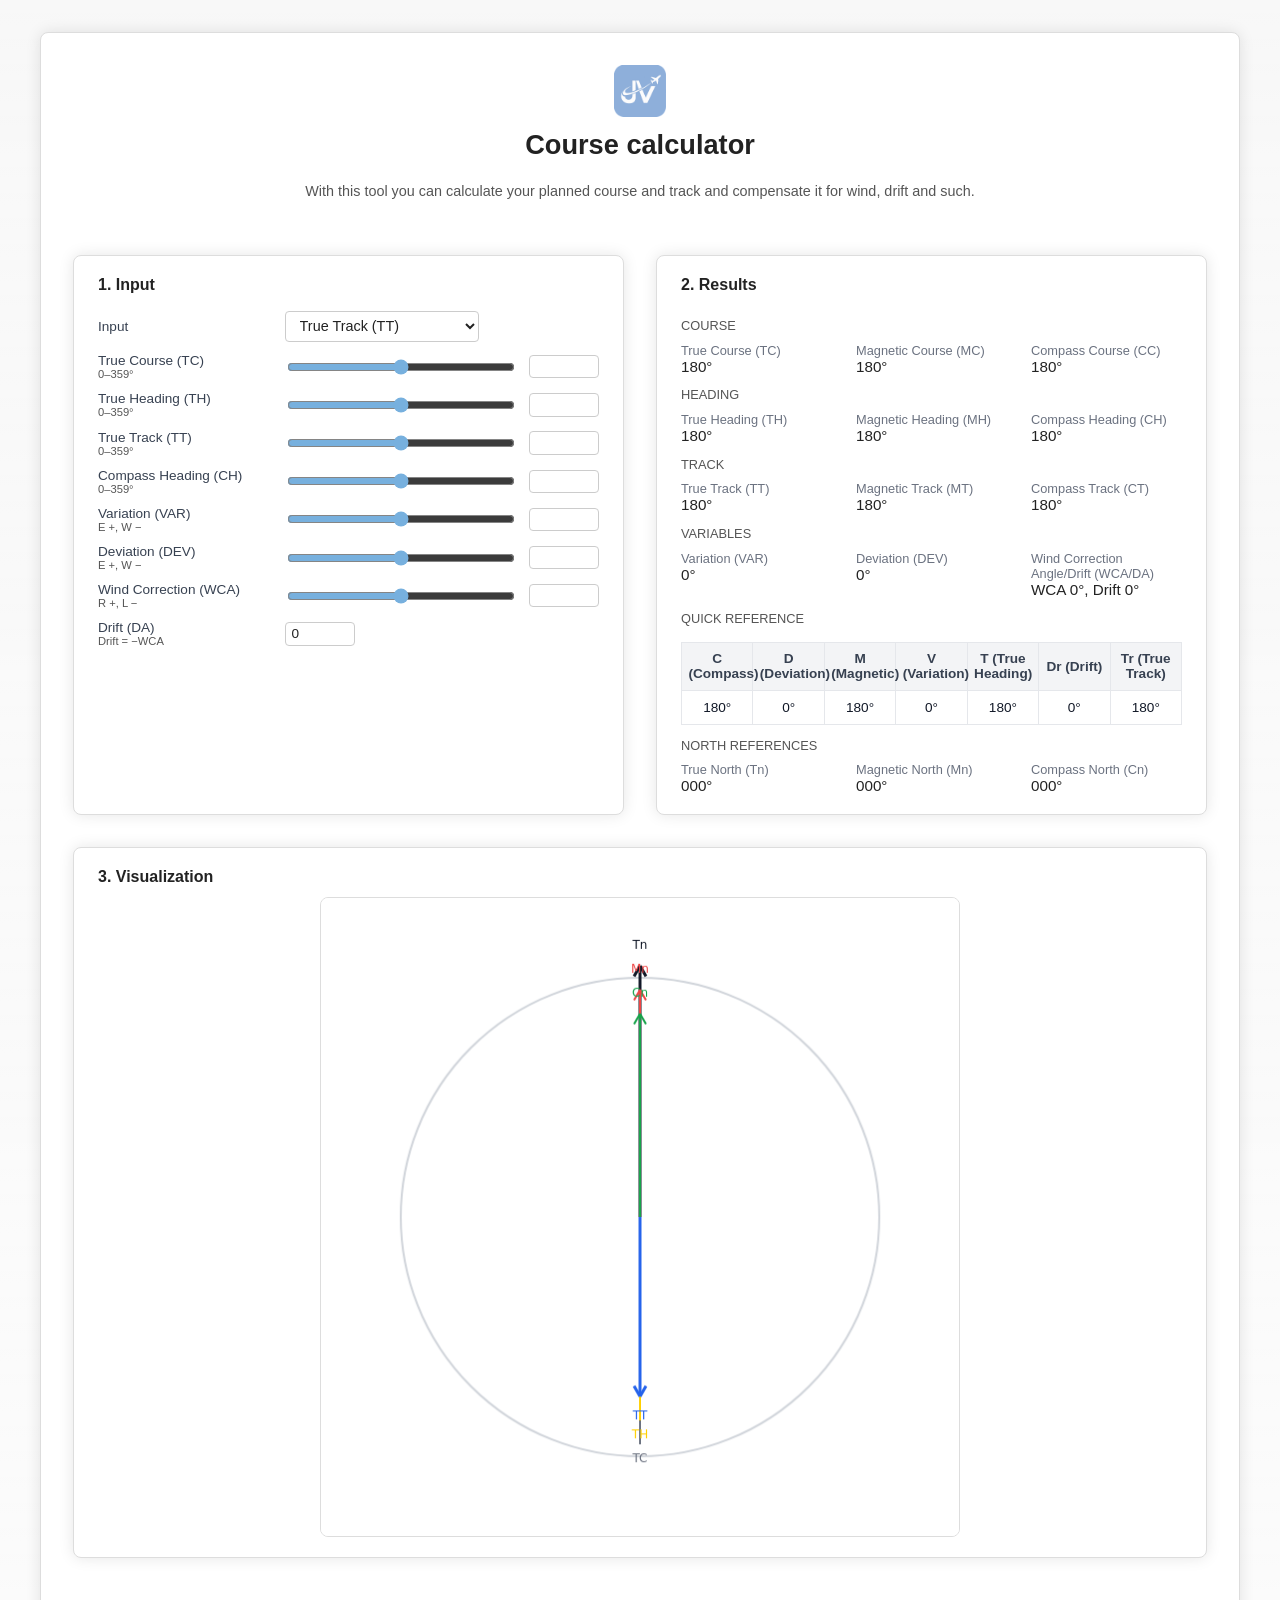
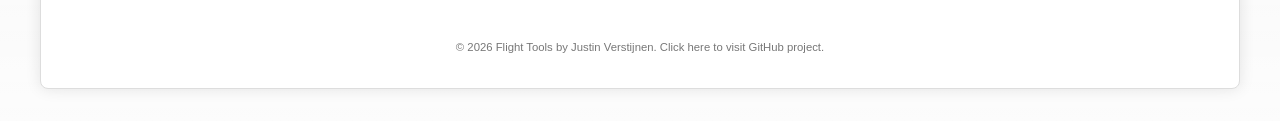
<file: coursecalculator/index.html>
<!DOCTYPE html>
<html lang="nl">
<head>
  
  
  
  

  <script defer src="https://cloud.umami.is/script.js" data-website-id="39a40810-ae41-42a4-bf28-0cd73275c460"></script>
  <meta charset="UTF-8" />
  <title>Course Calculator - justinverstijnen.nl</title>
  <style>
    :root {
      font-family: system-ui, -apple-system, BlinkMacSystemFont, "Segoe UI", sans-serif;
      color: #111827;
      background: #e5e7eb;
      box-sizing: border-box;
    }
    *, *::before, *::after {
      box-sizing: inherit;
    }
    body {
      margin: 0;
      padding: 2rem;
      display: flex;
      justify-content: center;
      background: #e5e7eb;
    }
    .app {
      max-width: 1200px;
      width: 100%;
      background: #f9fafb;
      border-radius: 1.25rem;
      padding: 2rem;
      box-shadow: 0 18px 40px rgba(15, 23, 42, 0.15);
      border: 1px solid #e5e7eb;
      display: flex;
      flex-direction: column;
      gap: 2rem;
    }

    .app-row {
      display: flex;
      gap: 2rem;
      width: 100%;
    }
    .card-equal {
      flex: 1 1 0;
      display: flex;
      flex-direction: column;
      height: 100%;
    }

    h1 {
      margin: 0 0 0.25rem;
      font-size: 1.7rem;
    }
    .subtitle {
      margin-bottom: 1.5rem;
      font-size: 0.9rem;
      color: #6b7280;
    }

    .card {
      background: #ffffff;
      border-radius: 1rem;
      padding: 1.25rem 1.5rem;
      border: 1px solid #e5e7eb;
      display: flex;
      flex-direction: column;
      height: 100%;
    }
    .card h2 {
      margin: 0 0 0.7rem;
      font-size: 1rem;
    }

    .row {
      display: flex;
      align-items: center;
      gap: 0.75rem;
      margin: 0.35rem 0;
      flex-wrap: wrap;
    }
    .row label {
      min-width: 175px;
      font-size: 0.85rem;
      color: #374151;
    }

    .row small {
      font-size: 0.7rem;
      color: #9ca3af;
      display: block;
    }

    input[type="range"] {
      flex: 1 1 160px;
      max-width: 260px;
    }
    input[type="number"] {
      width: 70px;
      padding: 0.2rem 0.35rem;
      border-radius: 0.4rem;
      border: 1px solid #d1d5db;
      background: #f9fafb;
      font-size: 0.85rem;
      color: #111827;
    }

    select {
      padding: 0.35rem 0.6rem;
      font-size: 0.9rem;
      border-radius: 0.5rem;
      border: 1px solid #d1d5db;
      background: #ffffff;
      color: #111827;
    }

    .grid-three {
      display: grid;
      grid-template-columns: repeat(3, minmax(0, 1fr));
      gap: 0.75rem 1.5rem;
      margin-top: 0.6rem;
    }
    .group-title {
      font-size: 0.8rem;
      color: #9ca3af;
      margin-top: 0.8rem;
      text-transform: uppercase;
    }
    .value-label { font-size: 0.8rem; color: #6b7280; }
    .value-number { font-size: 0.95rem; font-variant-numeric: tabular-nums; }

    .note {
      font-size: 0.75rem;
      color: #6b7280;
      margin-top: 0.6rem;
    }

    .summary-table {
      margin-top: 1rem;
      overflow-x: auto;
    }
    .summary-table table {
      width: 100%;
      border-collapse: collapse;
      table-layout: fixed;
      font-variant-numeric: tabular-nums;
    }
    .summary-table th,
    .summary-table td {
      border: 1px solid #e5e7eb;
      padding: 0.55rem 0.4rem;
      text-align: center;
      font-size: 0.85rem;
    }
    .summary-table th {
      background: #f3f4f6;
      color: #374151;
      font-weight: 600;
    }
    .summary-table td {
      background: #ffffff;
      color: #111827;
    }

    canvas {
      width: 100%;
      max-width: 640px;
      background: #ffffff;
      border-radius: 1rem;
      border: 1px solid #e5e7eb;
      display: block;
      margin: 0 auto;
    }

    @media (max-width: 960px) {
      .app-row { flex-direction: column; }
    }
  </style>
  <link rel="stylesheet" href="../assets/dns-theme.css">
  <link rel="icon" type="image/png" href="../assets/flightblog-logo.png">
  <link rel="apple-touch-icon" href="../assets/flightblog-logo.png">
<link rel="stylesheet" href="../assets/branding.css">
<script defer src="../assets/branding.js"></script>
</head>
<body data-tool="coursecalculator">
  <div class="app">
    <header class="tool-heading "><a class="tool-brand" href="https://flightblog.justinverstijnen.nl/" target="_blank" rel="noopener noreferrer" aria-label="Visit JV Flight Blog"><img src="../assets/flightblog-logo.png" alt="JV Flight Blog" width="52" height="52"></a>
      <h1>Course calculator</h1>
      <div class="subtitle">With this tool you can calculate your planned course and track and compensate it for wind, drift and such.</div>
    </header>

    <div class="app-row">
      <!-- Basis-invoer -->
      <section class="card card-equal">
        <h2>1. Input</h2>

        <div class="row">
          <label>Input</label>
          <select id="modeSelect">
            <option value="TT">True Track (TT)</option>
            <option value="TH">True Heading (TH)</option>
            <option value="TC">True Course (TC)</option>
            <option value="CH">Compass Heading (CH)</option>
          </select>
        </div>

        <div class="row">
          <label>True Course (TC)<small>0–359°</small></label>
          <input id="tcRange" type="range" min="0" max="359">
          <input id="tcInput" type="number" min="0" max="359">
        </div>

        <div class="row">
          <label>True Heading (TH)<small>0–359°</small></label>
          <input id="thRange" type="range" min="0" max="359">
          <input id="thInput" type="number" min="0" max="359">
        </div>

        <div class="row">
          <label>True Track (TT)<small>0–359°</small></label>
          <input id="ttRange" type="range" min="0" max="359">
          <input id="ttInput" type="number" min="0" max="359">
        </div>

        <div class="row">
          <label>Compass Heading (CH)<small>0–359°</small></label>
          <input id="chRange" type="range" min="0" max="359">
          <input id="chInput" type="number" min="0" max="359">
        </div>

        <div class="row">
          <label>Variation (VAR)<small>E +, W −</small></label>
          <input id="variationRange" type="range" min="-30" max="30">
          <input id="variationInput" type="number" min="-30" max="30">
        </div>

        <div class="row">
          <label>Deviation (DEV)<small>E +, W −</small></label>
          <input id="deviationRange" type="range" min="-10" max="10">
          <input id="deviationInput" type="number" min="-10" max="10">
        </div>

        <div class="row">
          <label>Wind Correction (WCA)<small>R +, L −</small></label>
          <input id="wcaRange" type="range" min="-30" max="30">
          <input id="wcaInput" type="number" min="-30" max="30">
        </div>

        <div class="row">
          <label>Drift (DA)<small>Drift = −WCA</small></label>
          <input id="driftDisplay" type="number" disabled>
        </div>
      </section>

      <!-- Resultaten -->
      <section class="card card-equal">
        <h2>2. Results</h2>

        <div class="group-title">Course</div>
        <div class="grid-three">
          <div><div class="value-label">True Course (TC)</div><div class="value-number" id="tcOut"></div></div>
          <div><div class="value-label">Magnetic Course (MC)</div><div class="value-number" id="mcOut"></div></div>
          <div><div class="value-label">Compass Course (CC)</div><div class="value-number" id="ccOut"></div></div>
        </div>

        <div class="group-title">Heading</div>
        <div class="grid-three">
          <div><div class="value-label">True Heading (TH)</div><div class="value-number" id="thOut"></div></div>
          <div><div class="value-label">Magnetic Heading (MH)</div><div class="value-number" id="mhOut"></div></div>
          <div><div class="value-label">Compass Heading (CH)</div><div class="value-number" id="chOut"></div></div>
        </div>

        <div class="group-title">Track</div>
        <div class="grid-three">
          <div><div class="value-label">True Track (TT)</div><div class="value-number" id="ttOut"></div></div>
          <div><div class="value-label">Magnetic Track (MT)</div><div class="value-number" id="mtOut"></div></div>
          <div><div class="value-label">Compass Track (CT)</div><div class="value-number" id="ctOut"></div></div>
        </div>

        <div class="group-title">Variables</div>
        <div class="grid-three">
          <div><div class="value-label">Variation (VAR)</div><div class="value-number" id="varOut"></div></div>
          <div><div class="value-label">Deviation (DEV)</div><div class="value-number" id="devOut"></div></div>
          <div><div class="value-label">Wind Correction Angle/Drift (WCA/DA)</div><div class="value-number" id="wcaDriftOut"></div></div>
        </div>

        <div class="group-title">Quick Reference</div>
        <div class="summary-table">
          <table>
            <thead>
              <tr>
                <th>C (Compass)</th>
                <th>D (Deviation)</th>
                <th>M (Magnetic)</th>
                <th>V (Variation)</th>
                <th>T (True Heading)</th>
                <th>Dr (Drift)</th>
                <th>Tr (True Track)</th>
              </tr>
            </thead>
            <tbody>
              <tr>
                <td id="quickCOut"></td>
                <td id="quickDOut"></td>
                <td id="quickMOut"></td>
                <td id="quickVOut"></td>
                <td id="quickTOut"></td>
                <td id="quickDrOut"></td>
                <td id="quickTrOut"></td>
              </tr>
            </tbody>
          </table>
        </div>

        <!-- North References -->
        <div class="group-title">North References</div>
        <div class="grid-three">
          <div><div class="value-label">True North (Tn)</div><div class="value-number" id="trueNorthOut"></div></div>
          <div><div class="value-label">Magnetic North (Mn)</div><div class="value-number" id="magNorthOut"></div></div>
          <div><div class="value-label">Compass North (Cn)</div><div class="value-number" id="compassNorthOut"></div></div>
        </div>
      </section>
    </div>

    <!-- Visualisatie -->
    <section class="card">
      <h2>3. Visualization</h2>
      <canvas id="compassCanvas" width="640" height="640"></canvas>
    </section>
  <footer class="tool-footer"><a href="https://github.com/JustinVerstijnen/JVWebFlightTools" target="_blank" rel="noopener noreferrer">&copy; <span data-copyright-year>2026</span> Flight Tools by Justin Verstijnen. Click here to visit GitHub project.</a></footer>
</div>

<script>
/* ======== Helpers ======= */
function clamp(v, min, max) { return Math.min(max, Math.max(min, v)); }
function normDeg(d) { let r = d % 360; if (r < 0) r += 360; return r; }
function pad3(d){return Math.round(normDeg(d)).toString().padStart(3,'0');}
function formatVarDev(v){const a=Math.abs(v); if(!a)return "0°"; return (v>=0?"+":"−")+a+"° "+(v>=0?"E":"W");}
function formatRL(v){const a=Math.abs(v); if(!a)return "0°"; return (v>=0?"+":"−")+a+"°"+(v>=0?" R":" L");}

/* ====== DOM refs ====== */
const modeSelect=document.getElementById("modeSelect");
const tcRange=document.getElementById("tcRange"), tcInput=document.getElementById("tcInput");
const thRange=document.getElementById("thRange"), thInput=document.getElementById("thInput");
const ttRange=document.getElementById("ttRange"), ttInput=document.getElementById("ttInput");
const chRange=document.getElementById("chRange"), chInput=document.getElementById("chInput");
const variationRange=document.getElementById("variationRange"), variationInput=document.getElementById("variationInput");
const deviationRange=document.getElementById("deviationRange"), deviationInput=document.getElementById("deviationInput");
const wcaRange=document.getElementById("wcaRange"), wcaInput=document.getElementById("wcaInput");
const driftDisplay=document.getElementById("driftDisplay");

const tcOut=document.getElementById("tcOut"), mcOut=document.getElementById("mcOut"), ccOut=document.getElementById("ccOut");
const thOut=document.getElementById("thOut"), mhOut=document.getElementById("mhOut"), chOut=document.getElementById("chOut");
const ttOut=document.getElementById("ttOut"), mtOut=document.getElementById("mtOut"), ctOut=document.getElementById("ctOut");
const varOut=document.getElementById("varOut"), devOut=document.getElementById("devOut"), wcaDriftOut=document.getElementById("wcaDriftOut");

const trueNorthOut=document.getElementById("trueNorthOut");
const magNorthOut=document.getElementById("magNorthOut");
const compassNorthOut=document.getElementById("compassNorthOut");

const quickCOut=document.getElementById("quickCOut");
const quickDOut=document.getElementById("quickDOut");
const quickMOut=document.getElementById("quickMOut");
const quickVOut=document.getElementById("quickVOut");
const quickTOut=document.getElementById("quickTOut");
const quickDrOut=document.getElementById("quickDrOut");
const quickTrOut=document.getElementById("quickTrOut");

const canvas=document.getElementById("compassCanvas");
const ctx=canvas.getContext("2d");

/* ===== Scroll sliders ===== */
function enableScrollSlider(slider){
  slider.addEventListener("wheel", e=>{
    e.preventDefault();
    const step = e.deltaY < 0 ? 1 : -1;
    slider.value = clamp(Number(slider.value)+step, slider.min, slider.max);
    slider.dispatchEvent(new Event("input"));
  });
}

[ tcRange, thRange, ttRange, chRange, variationRange, deviationRange, wcaRange ].forEach(enableScrollSlider);

/* Sync helpers */
function bind(rangeEl, numEl, min, max){
  rangeEl.addEventListener("input",()=>{
    numEl.value=rangeEl.value; recalc();
  });
  numEl.addEventListener("input",()=>{
    const v=clamp(Number(numEl.value||0),min,max);
    numEl.value=v; rangeEl.value=v; recalc();
  });
}

bind(tcRange,tcInput,0,359);
bind(thRange,thInput,0,359);
bind(ttRange,ttInput,0,359);
bind(chRange,chInput,0,359);
bind(variationRange,variationInput,-30,30);
bind(deviationRange,deviationInput,-10,10);
bind(wcaRange,wcaInput,-30,30);

modeSelect.addEventListener("change",recalc);

/* ===== Main calculations ===== */
function recalc(){
  const VAR=Number(variationRange.value);
  const DEV=Number(deviationRange.value);
  const WCA=Number(wcaRange.value);
  const DRIFT = -WCA;
  driftDisplay.value = DRIFT;

  let TC,TH,TT;

  if(modeSelect.value==="TC"){
    TC=normDeg(Number(tcRange.value));
    TT=TC;
    TH=normDeg(TT+WCA);
  }
  else if(modeSelect.value==="TH"){
    TH=normDeg(Number(thRange.value));
    TT=normDeg(TH-WCA);
    TC=TT;
  }
  else if(modeSelect.value==="TT"){
    TT=normDeg(Number(ttRange.value));
    TH=normDeg(TT+WCA);
    TC=TT;
  }
  else if(modeSelect.value==="CH"){
    const CHin=normDeg(Number(chRange.value));
    const MH=normDeg(CHin+DEV);
    TH=normDeg(MH+VAR);
    TT=normDeg(TH-WCA);
    TC=TT;
  }

  const MC=normDeg(TC-VAR);
  const MH=normDeg(TH-VAR);
  const MT=normDeg(TT-VAR);

  const CC=normDeg(MC-DEV);
  const CH=normDeg(MH-DEV);
  const CT=normDeg(MT-DEV);

  tcOut.textContent=pad3(TC)+"°";
  mcOut.textContent=pad3(MC)+"°";
  ccOut.textContent=pad3(CC)+"°";

  thOut.textContent=pad3(TH)+"°";
  mhOut.textContent=pad3(MH)+"°";
  chOut.textContent=pad3(CH)+"°";

  ttOut.textContent=pad3(TT)+"°";
  mtOut.textContent=pad3(MT)+"°";
  ctOut.textContent=pad3(CT)+"°";

  varOut.textContent=formatVarDev(VAR);
  devOut.textContent=formatVarDev(DEV);
  wcaDriftOut.textContent=`WCA ${formatRL(WCA)}, Drift ${formatRL(DRIFT)}`;

  quickCOut.textContent = pad3(CT) + "°";
  quickDOut.textContent = formatVarDev(DEV);
  quickMOut.textContent = pad3(MT) + "°";
  quickVOut.textContent = formatVarDev(VAR);
  quickTOut.textContent = pad3(TH) + "°";
  quickDrOut.textContent = formatRL(DRIFT);
  quickTrOut.textContent = pad3(TT) + "°";

  /* ===== Visuele noordrichtingen ===== */
  const VIS_TRUE_NORTH = 0;
  const VIS_MAG_NORTH = normDeg(VAR);
  const VIS_COMP_NORTH = normDeg(VIS_MAG_NORTH + DEV);

  trueNorthOut.textContent = pad3(VIS_TRUE_NORTH) + "°";
  magNorthOut.textContent = pad3(VIS_MAG_NORTH) + "°";
  compassNorthOut.textContent = pad3(VIS_COMP_NORTH) + "°";

  drawCompass(
    TC, TH, TT, VAR, DEV,
    VIS_TRUE_NORTH, VIS_MAG_NORTH, VIS_COMP_NORTH
  );
}

/* ===== Draw Compass ===== */
function drawCompass(TC,TH,TT,VAR,DEV, VIS_T, VIS_M, VIS_C){
  ctx.clearRect(0,0,canvas.width,canvas.height);

  const cx=canvas.width/2, cy=canvas.height/2;
  const r=Math.min(cx,cy)*0.75;

  ctx.fillStyle="#ffffff";
  ctx.fillRect(0,0,canvas.width,canvas.height);

  ctx.strokeStyle="#d1d5db";
  ctx.lineWidth=2;
  ctx.beginPath(); ctx.arc(cx,cy,r,0,Math.PI*2); ctx.stroke();

  drawArrow(VIS_T,"Tn","#111827",3,r*1.05);
  drawArrow(VIS_M,"Mn","#ef4444",2,r*0.95);
  drawArrow(VIS_C,"Cn","#16a34a",2,r*0.85);

  drawLine(TC,"TC","#6b7280",2,r*0.95);
  drawLine(TH,"TH","#ffd000",2,r*0.85);
  drawArrow(TT,"TT","#2563eb",3,r*0.75);
}

function drawArrow(deg,label,color,width,len){
  const cx=canvas.width/2, cy=canvas.height/2;
  const a=(deg-90)*Math.PI/180;
  const x=cx+len*Math.cos(a), y=cy+len*Math.sin(a);

  ctx.strokeStyle=color; ctx.lineWidth=width;
  ctx.beginPath(); ctx.moveTo(cx,cy); ctx.lineTo(x,y); ctx.stroke();

  const head=12;
  const a1=a+150*Math.PI/180, a2=a-150*Math.PI/180;
  ctx.beginPath();
  ctx.moveTo(x,y); ctx.lineTo(x+head*Math.cos(a1),y+head*Math.sin(a1));
  ctx.moveTo(x,y); ctx.lineTo(x+head*Math.cos(a2),y+head*Math.sin(a2));
  ctx.stroke();

  ctx.fillStyle=color;
  ctx.font="12px system-ui";
  ctx.textAlign="center"; ctx.textBaseline="middle";
  ctx.fillText(label, cx+(len+20)*Math.cos(a), cy+(len+20)*Math.sin(a));
}

function drawLine(deg,label,color,width,len){
  const cx=canvas.width/2, cy=canvas.height/2;
  const a=(deg-90)*Math.PI/180;
  const x=cx+len*Math.cos(a), y=cy+len*Math.sin(a);

  ctx.strokeStyle=color; ctx.lineWidth=width;
  ctx.beginPath(); ctx.moveTo(cx,cy); ctx.lineTo(x,y); ctx.stroke();

  ctx.fillStyle=color;
  ctx.font="12px system-ui";
  ctx.textAlign="center"; ctx.textBaseline="middle";
  ctx.fillText(label, cx+(len+15)*Math.cos(a), cy+(len+15)*Math.sin(a));
}

recalc();
</script>
  <!-- Azure Application Insights -->
<script type="text/javascript">
!function(T,l,y){
  var S=T.location,k="script",D="instrumentationKey",C="ingestionEndpoint",
  R="disableExceptionTracking",E="ai.device.",I="toLowerCase",U="crossOrigin",
  N="POST",e="appInsightsSDK",t=y.name||"appInsights";
  (y.name||T[e])&&(T[e]=t);
  var n=T[t]||function(){
    var g=arguments;
    T[t].queue.push(function(){
      T[t].apply(T[t],g)
    })
  };
  n.queue=[],n.version=2.0;
  var i=l.createElement(k);
  i.src=y.src;
  i.async=!0;
  i.setAttribute(U,"anonymous");
  l.getElementsByTagName(k)[0].parentNode.appendChild(i);
  var o=T[t]=n;
  o.config=y;
}(window,document,{
  src:"https://js.monitor.azure.com/scripts/b/ai.2.min.js",
  connectionString:"InstrumentationKey=740b5715-7d19-428e-95ab-75b0710ee797;IngestionEndpoint=https://westeurope-5.in.applicationinsights.azure.com/;LiveEndpoint=https://westeurope.livediagnostics.monitor.azure.com/;ApplicationId=22eace68-79bd-4576-8cf4-db0e1405d086",
  disableExceptionTracking:false
}));

/* ===== PAGINA NAAM (ZELF INVULLEN) ===== */
var pageName = "CourseCalculator";

/* Page view met expliciete naam */
appInsights.trackPageView({
  name: pageName
});
</script>
</body>
</html>
</file>
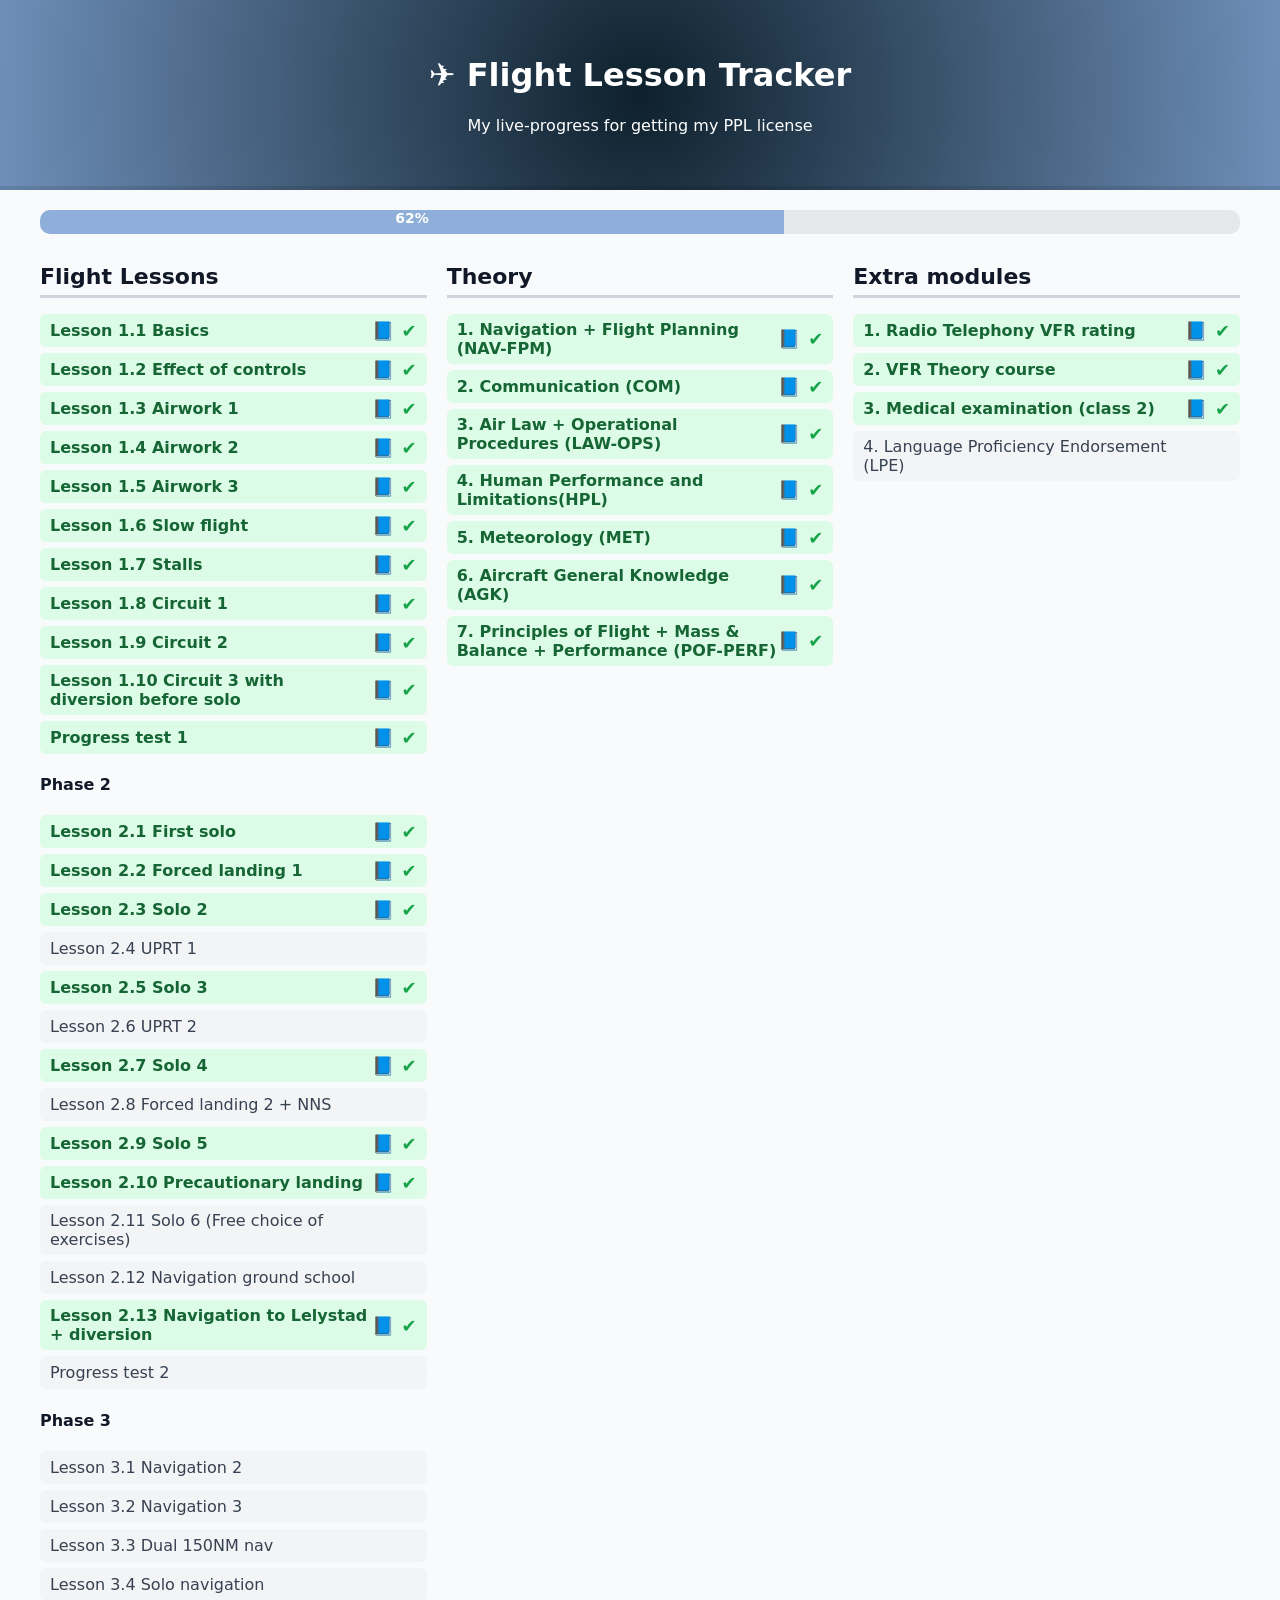
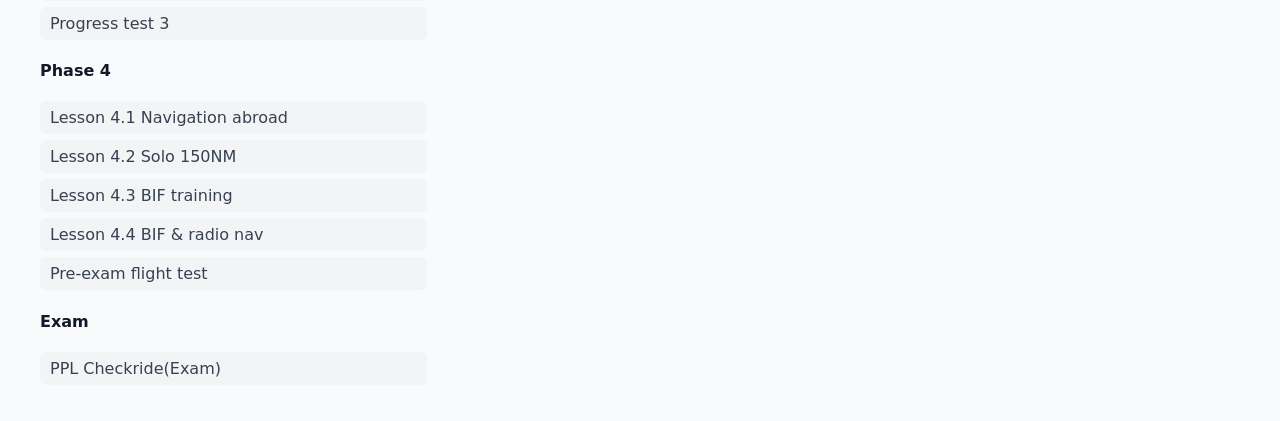
<file: flightlessontracker/index.html>
<!DOCTYPE html>
<html lang="nl">
<head>
  <link rel="icon" href="/assets/favicon.ico" sizes="any">
  <link rel="icon" type="image/png" sizes="32x32" href="/assets/favicon-32x32.png">
  <link rel="icon" type="image/png" sizes="16x16" href="/assets/favicon-16x16.png">
  <link rel="apple-touch-icon" href="/assets/apple-touch-icon.png">

  <script defer src="https://cloud.umami.is/script.js" data-website-id="39a40810-ae41-42a4-bf28-0cd73275c460"></script>
  <meta charset="UTF-8">
  <meta name="viewport" content="width=device-width, initial-scale=1.0">
  <title>Flight Lesson Tracker - justinverstijnen.nl</title>
  <style>
    body {
      font-family: system-ui, sans-serif;
      margin: 0;
      background: #f9fafb;
      color: #111827;
    }
    header {
  background: radial-gradient(
    circle at center,
    #0E202C 0%,
    #6e8fb9 100%,
    #0E202C 100%
  );
  color: #ffffff;
  text-align: center;
  padding: 35px 20px;
  border-bottom: 4px solid rgba(0,0,0,0.1);
}



    main {
      max-width: 1200px;
      margin: 20px auto;
      padding: 0 16px;
    }
    .progress-container {
      background: #e5e7eb;
      border-radius: 10px;
      overflow: hidden;
      margin-bottom: 20px;
      height: 24px;
    }
    .progress-bar {
      height: 100%;
      background: #8EAFDA;
      width: 0%;
      transition: width 0.3s ease;
      text-align: center;
      color: #fff;
      font-size: 14px;
      font-weight: bold;
    }

    /* GRID LAYOUT */
    .grid {
      display: grid;
      grid-template-columns: 1fr 1fr 1fr;
      gap: 20px;
      margin-top: 30px;
    }

    h2 {
      margin-top: 24px;
      border-bottom: 2px solid #e5e7eb;
      padding-bottom: 4px;
    }
    ul {
      list-style: none;
      padding: 0;
    }
    li {
      margin: 6px 0;
      padding: 6px 10px;
      border-radius: 6px;
      display: flex;
      justify-content: space-between;
      align-items: center;
    }
    li.done {
      background: #dcfce7;
      color: #166534;
      font-weight: 600;
    }
    li.todo {
      background: #f3f4f6;
      color: #374151;
    }
    .icons {
      display: flex;
      align-items: center;
      gap: 8px;
    }
    .checkmark {
      font-size: 18px;
      color: #16a34a;
      visibility: hidden;
    }
    li.done .checkmark {
      visibility: visible;
    }
    .book-link {
      text-decoration: none;
      font-size: 18px;
      color: #2563eb;
      visibility: hidden;
    }
    li.done .book-link {
      visibility: visible;
    }
    .book-link:hover {
      transform: scale(1.1);
    }

    /* COLUMN TITLES */
    .col-title {
      font-size: 22px;
      font-weight: bold;
      margin-bottom: 10px;
      padding-bottom: 6px;
      border-bottom: 3px solid #d1d5db;
    }
  </style>
</head>
<body>
  <header>
    <h1>✈️ Flight Lesson Tracker</h1>
	<p class="subtitle">My live-progress for getting my PPL license</p>
  </header>
  <main>
    <div class="progress-container">
      <div class="progress-bar" id="progressBar">0%</div>
    </div>

    <!-- 3 COLUMNS GRID -->
    <div class="grid">

      <!-- COLUMN 1: Vlieglessen -->
      <div>
        <div class="col-title">Flight Lessons</div>

        <!-- Phase 1 -->
        
        <ul>
          <li data-done="yes">Lesson 1.1 Basics
            <span class="icons">
              <a href="https://flightblog.justinverstijnen.nl/1-1-basics/" class="book-link" target="_blank">📘</a>
              <span class="checkmark">✔️</span>
            </span>
          </li>

          <li data-done="yes">Lesson 1.2 Effect of controls
            <span class="icons">
              <a href="https://flightblog.justinverstijnen.nl/1-2-effect-of-controls/" class="book-link" target="_blank">📘</a>
              <span class="checkmark">✔️</span>
            </span>
          </li>

          <li data-done="yes">Lesson 1.3 Airwork 1
            <span class="icons">
              <a href="https://flightblog.justinverstijnen.nl/1-3-airwork-1/" class="book-link" target="_blank">📘</a>
              <span class="checkmark">✔️</span>
            </span>
          </li>

          <li data-done="yes">Lesson 1.4 Airwork 2
            <span class="icons">
              <a href="https://flightblog.justinverstijnen.nl/1-4-airwork-2/" class="book-link" target="_blank">📘</a>
              <span class="checkmark">✔️</span>
            </span>
          </li>

          <li data-done="yes">Lesson 1.5 Airwork 3
            <span class="icons">
              <a href="https://flightblog.justinverstijnen.nl/1-5-airwork-3/" class="book-link" target="_blank">📘</a>
              <span class="checkmark">✔️</span>
            </span>
          </li>

          <li data-done="yes">Lesson 1.6 Slow flight
            <span class="icons">
              <a href="https://flightblog.justinverstijnen.nl/1-6-slow-flight/" class="book-link" target="_blank">📘</a>
              <span class="checkmark">✔️</span>
            </span>
          </li>

          <li data-done="yes">Lesson 1.7 Stalls
            <span class="icons"><a href="https://flightblog.justinverstijnen.nl/1-7-stalls/" class="book-link">📘</a><span class="checkmark">✔️</span></span>
          </li>

          <li data-done="yes">Lesson 1.8 Circuit 1
            <span class="icons"><a href="https://flightblog.justinverstijnen.nl/1-8-circuit-1/" class="book-link">📘</a><span class="checkmark">✔️</span></span>
          </li>

          <li data-done="yes">Lesson 1.9 Circuit 2
            <span class="icons"><a href="https://flightblog.justinverstijnen.nl/1-9-circuit-2/" class="book-link">📘</a><span class="checkmark">✔️</span></span>
          </li>

          <li data-done="yes">Lesson 1.10 Circuit 3 with diversion before solo
            <span class="icons"><a href="https://flightblog.justinverstijnen.nl/1-10-circuit-3-with-diversion/" class="book-link">📘</a><span class="checkmark">✔️</span></span>
          </li>

          <li data-done="yes">Progress test 1
            <span class="icons"><a href="https://flightblog.justinverstijnen.nl/1-11-progress-test-1/" class="book-link">📘</a><span class="checkmark">✔️</span></span>
          </li>
        </ul>

        <!-- Phase 2 -->
        <h4>Phase 2</h4>
        <ul>
          <li data-done="yes">Lesson 2.1 First solo <span class="icons"><a href="https://flightblog.justinverstijnen.nl/2-1-first-solo" class="book-link">📘</a><span class="checkmark">✔️</span></span></li>

          <li data-done="yes">Lesson 2.2 Forced landing 1 <span class="icons"><a href="https://flightblog.justinverstijnen.nl/2-2-forced-landing-1" class="book-link">📘</a><span class="checkmark">✔️</span></span></li>

          <li data-done="yes">Lesson 2.3 Solo 2 <span class="icons"><a href="https://flightblog.justinverstijnen.nl/2-3-solo-2/" class="book-link">📘</a><span class="checkmark">✔️</span></span></li>

          <li data-done="no">Lesson 2.4 UPRT 1 <span class="icons"><a href="https://flightblog.justinverstijnen.nl/2-4-uprt-1/" class="book-link">📘</a><span class="checkmark">✔️</span></span></li>

          <li data-done="yes">Lesson 2.5 Solo 3 <span class="icons"><a href="https://flightblog.justinverstijnen.nl/2-5-solo-3/" class="book-link">📘</a><span class="checkmark">✔️</span></span></li>

          <li data-done="no">Lesson 2.6 UPRT 2 <span class="icons"><a href="https://flightblog.justinverstijnen.nl/2-6-uprt-2/" class="book-link">📘</a><span class="checkmark">✔️</span></span></li>

          <li data-done="yes">Lesson 2.7 Solo 4 <span class="icons"><a href="https://flightblog.justinverstijnen.nl/2-7-solo-4/" class="book-link">📘</a><span class="checkmark">✔️</span></span></li>

          <li data-done="no">Lesson 2.8 Forced landing 2 + NNS <span class="icons"><a href="#" class="book-link">📘</a><span class="checkmark">✔️</span></span></li>

          <li data-done="yes">Lesson 2.9 Solo 5 <span class="icons"><a href="https://flightblog.justinverstijnen.nl/2-9-solo-5/" class="book-link">📘</a><span class="checkmark">✔️</span></span></li>

          <li data-done="yes">Lesson 2.10 Precautionary landing <span class="icons"><a href="https://flightblog.justinverstijnen.nl/2-10-precautionary-landing" class="book-link">📘</a><span class="checkmark">✔️</span></span></li>

          <li data-done="no">Lesson 2.11 Solo 6 (Free choice of exercises) <span class="icons"><a href="#" class="book-link">📘</a><span class="checkmark">✔️</span></span></li>

          <li data-done="no">Lesson 2.12 Navigation ground school <span class="icons"><a href="https://flightblog.justinverstijnen.nl/2-12-navigation-ground-school/" class="book-link">📘</a><span class="checkmark">✔️</span></span></li>

          <li data-done="yes">Lesson 2.13 Navigation to Lelystad + diversion <span class="icons"><a href="#" class="book-link">📘</a><span class="checkmark">✔️</span></span></li>

          <li data-done="no">Progress test 2 <span class="icons"><a href="#" class="book-link">📘</a><span class="checkmark">✔️</span></span></li>
        </ul>

        <!-- Phase 3 -->
        <h4>Phase 3</h4>
        <ul>
          <li data-done="no">Lesson 3.1 Navigation 2 <span class="icons"><a href="#" class="book-link">📘</a><span class="checkmark">✔️</span></span></li>
          <li data-done="no">Lesson 3.2 Navigation 3 <span class="icons"><a href="#" class="book-link">📘</a><span class="checkmark">✔️</span></span></li>
          <li data-done="no">Lesson 3.3 Dual 150NM nav <span class="icons"><a href="#" class="book-link">📘</a><span class="checkmark">✔️</span></span></li>
          <li data-done="no">Lesson 3.4 Solo navigation <span class="icons"><a href="#" class="book-link">📘</a><span class="checkmark">✔️</span></span></li>
          <li data-done="no">Progress test 3 <span class="icons"><a href="#" class="book-link">📘</a><span class="checkmark">✔️</span></span></li>
        </ul>

        <!-- Phase 4 -->
        <h4>Phase 4</h4>
        <ul>
          <li data-done="no">Lesson 4.1 Navigation abroad <span class="icons"><a href="#" class="book-link">📘</a><span class="checkmark">✔️</span></span></li>
          <li data-done="no">Lesson 4.2 Solo 150NM <span class="icons"><a href="#" class="book-link">📘</a><span class="checkmark">✔️</span></span></li>
          <li data-done="no">Lesson 4.3 BIF training <span class="icons"><a href="#" class="book-link">📘</a><span class="checkmark">✔️</span></span></li>
          <li data-done="no">Lesson 4.4 BIF & radio nav <span class="icons"><a href="#" class="book-link">📘</a><span class="checkmark">✔️</span></span></li>
          <li data-done="no">Pre-exam flight test <span class="icons"><a href="#" class="book-link">📘</a><span class="checkmark">✔️</span></span></li>
        </ul>
        <h4>Exam</h4>
        <ul>
          <li data-done="no">PPL Checkride(Exam)<span class="icons"><a href="#" class="book-link">📘</a><span class="checkmark">✔️</span></span></li>
           </ul>
      </div>

      <!-- COLUMN 2: Theorie-examens -->
      <div>
        <div class="col-title">Theory</div>
        <ul>
          <li data-done="yes">1. Navigation + Flight Planning (NAV-FPM)<span class="icons"><a href="https://flightblog.justinverstijnen.nl/ppl-theory-nav" class="book-link">📘</a><span class="checkmark">✔️</span></span></li>

          <li data-done="yes">2. Communication (COM)<span class="icons"><a href="https://flightblog.justinverstijnen.nl/ppl-theory-com" class="book-link">📘</a><span class="checkmark">✔️</span></span></li>

          <li data-done="yes">3. Air Law + Operational Procedures (LAW-OPS)<span class="icons"><a href="https://flightblog.justinverstijnen.nl/ppl-theory-law" class="book-link">📘</a><span class="checkmark">✔️</span></span></li>

          <li data-done="yes">4. Human Performance and Limitations(HPL)<span class="icons"><a href="https://flightblog.justinverstijnen.nl/ppl-theory-hpl" class="book-link">📘</a><span class="checkmark">✔️</span></span></li>

          <li data-done="yes">5. Meteorology (MET)<span class="icons"><a href="https://flightblog.justinverstijnen.nl/ppl-theory-met" class="book-link">📘</a><span class="checkmark">✔️</span></span></li>

          <li data-done="yes">6. Aircraft General Knowledge (AGK)<span class="icons"><a href="https://flightblog.justinverstijnen.nl/ppl-theory-agk" class="book-link">📘</a><span class="checkmark">✔️</span></span></li>

          <li data-done="yes">7. Principles of Flight + Mass & Balance + Performance (POF-PERF)<span class="icons"><a href="https://flightblog.justinverstijnen.nl/ppl-theory-pof" class="book-link">📘</a><span class="checkmark">✔️</span></span>
          </li>
        </ul>
      </div>

      <!-- COLUMN 3: Extra modules -->
      <div>
        <div class="col-title">Extra modules</div>
        <ul>
          <li data-done="yes">1. Radio Telephony VFR rating
            <span class="icons"><a href="https://flightblog.justinverstijnen.nl/flight-rt-course-notes/" class="book-link">📘</a><span class="checkmark">✔️</span></span>
          </li>
<li data-done="yes">2. VFR Theory course
            <span class="icons"><a href="https://flightblog.justinverstijnen.nl/blog/ppl-theory/" class="book-link">📘</a><span class="checkmark">✔️</span></span>
          </li>
          <li data-done="yes">3. Medical examination (class 2)
            <span class="icons"><a href="https://flightblog.justinverstijnen.nl/2-1-first-solo/#medical-class-2" class="book-link">📘</a><span class="checkmark">✔️</span></span>
          </li>

          <li data-done="no">4. Language Proficiency Endorsement (LPE)
            <span class="icons"><a href="https://flightblog.justinverstijnen.nl/language-proficiency-endorsement-course" class="book-link">📘</a><span class="checkmark">✔️</span></span>
          </li>
        </ul>
      </div>

    </div> <!-- end grid -->

  </main>

  <script>
    function updateProgress() {
      const items = document.querySelectorAll("li[data-done]");
      let total = items.length;
      let done = 0;

      items.forEach(li => {
        if (li.dataset.done === "yes") {
          li.classList.add("done");
          li.classList.remove("todo");
          done++;
        } else {
          li.classList.add("todo");
          li.classList.remove("done");
        }
      });

      const percent = Math.round((done / total) * 100);
      const bar = document.getElementById("progressBar");
      bar.style.width = percent + "%";
      bar.textContent = percent + "%";
    }

    updateProgress();
  </script>

</body>
</html>
</file>
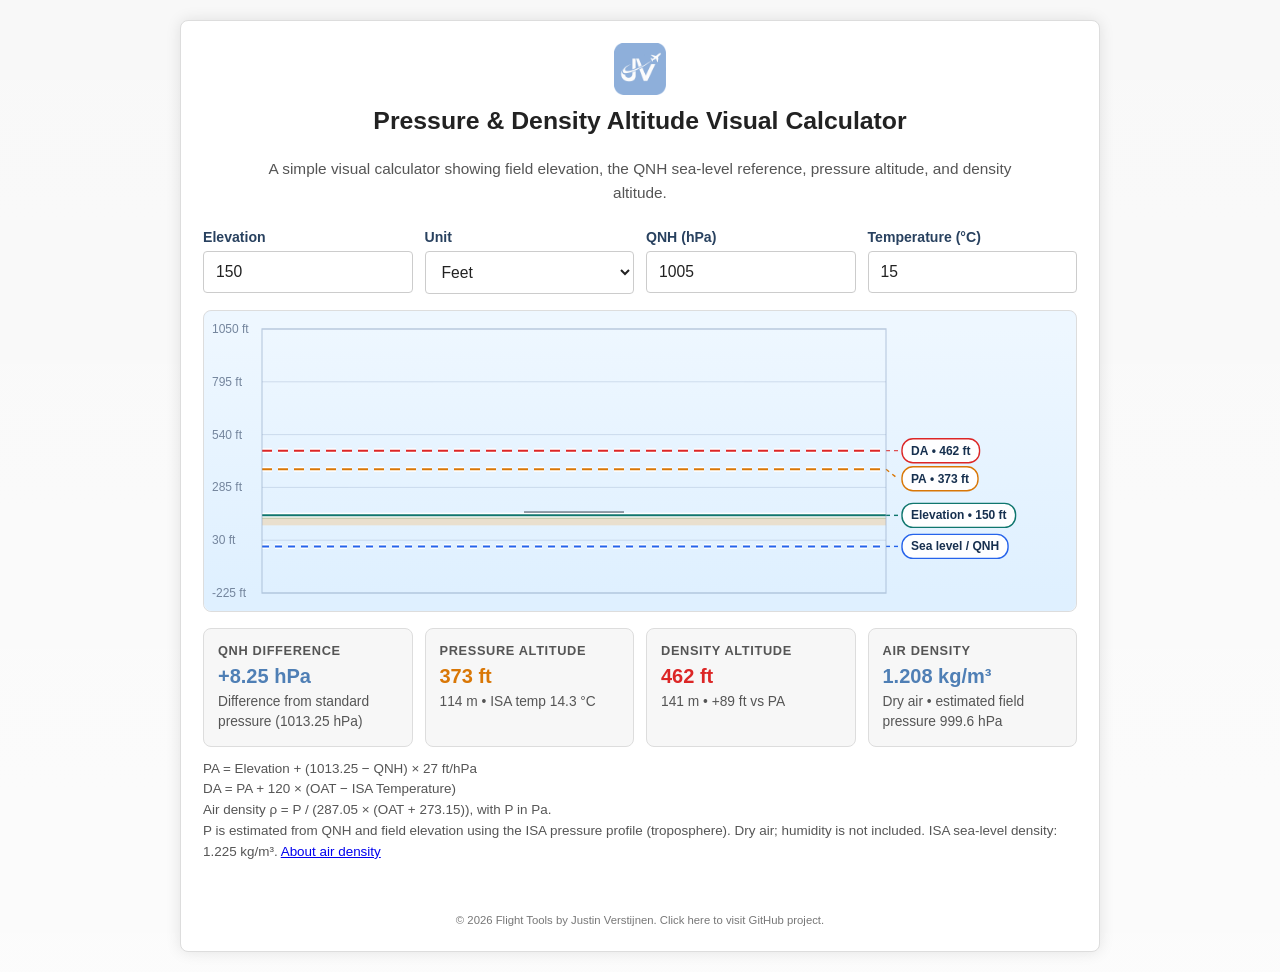
<file: pressuredensityaltitudecalculator/index.html>
<!doctype html>
<html lang="en">
<head>
  
  
  
  

  <script defer src="https://cloud.umami.is/script.js" data-website-id="39a40810-ae41-42a4-bf28-0cd73275c460"></script>
  <meta charset="utf-8">
  <meta name="viewport" content="width=device-width, initial-scale=1">
  <title>Pressure &amp; Density Altitude Visual Calculator</title>
  <meta name="description" content="Simple pressure altitude and density altitude calculator with a visual reference for field elevation and QNH sea-level reference.">
  <style>
    :root {
      --bg: #f4f8fd;
      --card: #ffffff;
      --line: #dce6f3;
      --text: #163252;
      --muted: #64748b;
      --accent: #2f7ff7;
      --elev: #0f766e;
      --pa: #d97706;
      --da: #dc2626;
      --shadow: 0 16px 42px rgba(64, 98, 142, 0.12);
      font-family: Inter, ui-sans-serif, system-ui, -apple-system, BlinkMacSystemFont, "Segoe UI", sans-serif;
    }

    * { box-sizing: border-box; }
    body {
      margin: 0;
      min-height: 100vh;
      padding: 20px;
      color: var(--text);
      background: linear-gradient(180deg, #f7fbff 0%, #f1f6fc 100%);
    }

    .app {
      max-width: 920px;
      margin: 0 auto;
      background: var(--card);
      border: 1px solid var(--line);
      border-radius: 22px;
      box-shadow: var(--shadow);
      padding: 22px;
    }

    h1 {
      margin: 0 0 6px;
      font-size: 1.55rem;
      color: #143866;
    }

    .intro {
      margin: 0 0 18px;
      color: var(--muted);
      font-size: 0.96rem;
      line-height: 1.55;
    }

    .controls {
      display: grid;
      grid-template-columns: repeat(4, minmax(0, 1fr));
      gap: 12px;
      margin-bottom: 16px;
    }

    .field {
      display: flex;
      flex-direction: column;
      gap: 6px;
    }

    label {
      font-size: 0.88rem;
      font-weight: 700;
      color: #28415f;
    }

    input, select {
      width: 100%;
      padding: 11px 12px;
      border: 1px solid #cddbeb;
      border-radius: 12px;
      background: #fff;
      color: var(--text);
      font-size: 0.98rem;
    }

    input:focus, select:focus {
      outline: none;
      border-color: #7db2ff;
      box-shadow: 0 0 0 4px rgba(47, 127, 247, 0.12);
    }

    .canvas-wrap {
      border: 1px solid var(--line);
      border-radius: 18px;
      overflow: hidden;
      background: linear-gradient(180deg, #e7f2ff 0%, #eef7ff 100%);
      margin-bottom: 16px;
    }

    canvas {
      display: block;
      width: 100%;
      height: 300px;
    }

    .results {
      display: grid;
      grid-template-columns: repeat(4, minmax(0, 1fr));
      gap: 12px;
      margin-bottom: 12px;
    }

    .result {
      border: 1px solid var(--line);
      border-radius: 14px;
      background: #fbfdff;
      padding: 14px;
    }

    .result-label {
      display: block;
      font-size: 0.8rem;
      font-weight: 800;
      text-transform: uppercase;
      letter-spacing: 0.05em;
      color: var(--muted);
      margin-bottom: 6px;
    }

    .result-value {
      font-size: 1.25rem;
      font-weight: 800;
      line-height: 1.2;
    }

    .result-sub {
      margin-top: 4px;
      font-size: 0.86rem;
      color: var(--muted);
      line-height: 1.45;
    }

    .pa-color { color: var(--pa); }
    .da-color { color: var(--da); }
    .delta-color { color: var(--accent); }

    .note {
      font-size: 0.84rem;
      color: var(--muted);
      line-height: 1.55;
    }

    @media (max-width: 760px) {
      body { padding: 12px; }
      .app { padding: 16px; }
      .controls, .results { grid-template-columns: 1fr 1fr; }
      canvas { height: 270px; }
    }

    @media (max-width: 520px) {
      .controls, .results { grid-template-columns: 1fr; }
      canvas { height: 250px; }
    }
  </style>
  <link rel="stylesheet" href="../assets/dns-theme.css">
  <link rel="icon" type="image/png" href="../assets/flightblog-logo.png">
  <link rel="apple-touch-icon" href="../assets/flightblog-logo.png">
<link rel="stylesheet" href="../assets/branding.css">
<script defer src="../assets/branding.js"></script>
</head>
<body data-tool="pressuredensityaltitudecalculator">
  <main class="app">
    <header class="tool-heading"><a class="tool-brand" href="https://flightblog.justinverstijnen.nl/" target="_blank" rel="noopener noreferrer" aria-label="Visit JV Flight Blog"><img src="../assets/flightblog-logo.png" alt="JV Flight Blog" width="52" height="52"></a><h1>Pressure &amp; Density Altitude Visual Calculator</h1>
    <p class="intro">A simple visual calculator showing field elevation, the QNH sea-level reference, pressure altitude, and density altitude.</p></header>

    <section class="controls" aria-label="Inputs">
      <div class="field">
        <label for="elev">Elevation</label>
        <input id="elev" type="number" value="150" step="1" min="-1000">
      </div>
      <div class="field">
        <label for="unit">Unit</label>
        <select id="unit">
          <option value="ft">Feet</option>
          <option value="m">Meters</option>
        </select>
      </div>
      <div class="field">
        <label for="qnh">QNH (hPa)</label>
        <input id="qnh" type="number" value="1005" step="0.1" min="870" max="1085">
      </div>
      <div class="field">
        <label for="temp">Temperature (°C)</label>
        <input id="temp" type="number" value="15" step="0.1" min="-60" max="60">
      </div>
    </section>

    <div class="canvas-wrap">
      <canvas id="visual"></canvas>
    </div>

    <section class="results" aria-label="Results">
      <div class="result">
        <span class="result-label">QNH Difference</span>
        <div class="result-value delta-color" id="delta">0.0 hPa</div>
        <div class="result-sub">Difference from standard pressure (1013.25 hPa)</div>
      </div>
      <div class="result">
        <span class="result-label">Pressure Altitude</span>
        <div class="result-value pa-color" id="pa">0 ft</div>
        <div class="result-sub" id="paSub">0 m</div>
      </div>
      <div class="result">
        <span class="result-label">Density Altitude</span>
        <div class="result-value da-color" id="da">0 ft</div>
        <div class="result-sub" id="daSub">0 m</div>
      </div>
      <div class="result">
        <span class="result-label">Air Density</span>
        <div class="result-value delta-color" id="airDensity" aria-live="polite">— kg/m³</div>
        <div class="result-sub" id="airDensitySub">Estimated dry-air density at field elevation</div>
      </div>
    </section>

    <div class="note">
      PA = Elevation + (1013.25 − QNH) × 27 ft/hPa<br>
      DA = PA + 120 × (OAT − ISA Temperature)<br>
      Air density ρ = P / (287.05 × (OAT + 273.15)), with P in Pa.<br>
      P is estimated from QNH and field elevation using the ISA pressure profile (troposphere).
      Dry air; humidity is not included. ISA sea-level density: 1.225 kg/m³.
      <a href="https://flightblog.justinverstijnen.nl/ppl-theory-fpp/#air-density" target="_blank" rel="noopener noreferrer">About air density</a>
    </div>
  <footer class="tool-footer"><a href="https://github.com/JustinVerstijnen/JVWebFlightTools" target="_blank" rel="noopener noreferrer">&copy; <span data-copyright-year>2026</span> Flight Tools by Justin Verstijnen. Click here to visit GitHub project.</a></footer>
</main>

  <script>
    const elev = document.getElementById('elev');
    const unit = document.getElementById('unit');
    const qnh = document.getElementById('qnh');
    const temp = document.getElementById('temp');
    const deltaOut = document.getElementById('delta');
    const paOut = document.getElementById('pa');
    const paSub = document.getElementById('paSub');
    const daOut = document.getElementById('da');
    const daSub = document.getElementById('daSub');
    const airDensityOut = document.getElementById('airDensity');
    const airDensitySub = document.getElementById('airDensitySub');
    const canvas = document.getElementById('visual');
    const ctx = canvas.getContext('2d');



    function mToFt(m) { return m * 3.28084; }
    function ftToM(ft) { return ft / 3.28084; }
    function round(value) { return Math.round(value); }
    function fmtAlt(ft) { return `${round(ft).toLocaleString('en-US')} ft`; }
    function fmtMetric(ft) { return `${round(ftToM(ft)).toLocaleString('en-US')} m`; }

    function drawTag(x, y, text, stroke) {
      ctx.font = '600 12px Segoe UI, sans-serif';
      const w = ctx.measureText(text).width + 18;
      const h = 24;
      const r = 11;
      ctx.beginPath();
      ctx.moveTo(x + r, y);
      ctx.arcTo(x + w, y, x + w, y + h, r);
      ctx.arcTo(x + w, y + h, x, y + h, r);
      ctx.arcTo(x, y + h, x, y, r);
      ctx.arcTo(x, y, x + w, y, r);
      ctx.closePath();
      ctx.fillStyle = 'rgba(255,255,255,0.95)';
      ctx.fill();
      ctx.strokeStyle = stroke;
      ctx.lineWidth = 1.4;
      ctx.stroke();
      ctx.fillStyle = '#17304f';
      ctx.fillText(text, x + 9, y + 16);
    }

    function drawVisual(elevFt, paFt, daFt) {
      const dpr = Math.max(window.devicePixelRatio || 1, 1);
      const width = canvas.clientWidth;
      const height = canvas.clientHeight;
      canvas.width = Math.round(width * dpr);
      canvas.height = Math.round(height * dpr);
      ctx.setTransform(dpr, 0, 0, dpr, 0, 0);
      ctx.clearRect(0, 0, width, height);

      const left = 58;
      const right = width - Math.min(190, width * 0.49);
      const top = 18;
      const bottom = height - 18;
      const plotWidth = right - left;
      const plotHeight = bottom - top;

      const values = [0, elevFt, paFt, daFt];
      let minAlt = Math.min(...values, -150);
      let maxAlt = Math.max(...values, 800);
      const rangePad = Math.max(250, (maxAlt - minAlt) * 0.18);
      minAlt = Math.min(minAlt - rangePad * 0.3, -120);
      maxAlt += rangePad;

      const yFor = (alt) => bottom - ((alt - minAlt) / (maxAlt - minAlt)) * plotHeight;

      const sky = ctx.createLinearGradient(0, top, 0, bottom);
      sky.addColorStop(0, '#eef7ff');
      sky.addColorStop(1, '#dff0ff');
      ctx.fillStyle = sky;
      ctx.fillRect(0, 0, width, height);

      const ticks = 5;
      ctx.font = '12px Segoe UI, sans-serif';
      ctx.fillStyle = '#74859d';
      ctx.strokeStyle = 'rgba(144, 166, 197, 0.32)';
      ctx.lineWidth = 1;
      for (let i = 0; i <= ticks; i += 1) {
        const alt = minAlt + ((maxAlt - minAlt) / ticks) * i;
        const y = yFor(alt);
        ctx.beginPath();
        ctx.moveTo(left, y);
        ctx.lineTo(right, y);
        ctx.stroke();
        ctx.fillText(`${round(alt)} ft`, 8, y + 4);
      }

      const seaY = yFor(0);
      const elevY = yFor(elevFt);
      const paY = yFor(paFt);
      const daY = yFor(daFt);

      // Ground is a fixed-thickness surface at field elevation, not a stretched image.
      // Draw scenery first so every altitude reference remains visible on top.
      ctx.fillStyle = '#e9dfce';
      ctx.fillRect(left, elevY, plotWidth, 10);
      ctx.fillStyle = '#8eab79';
      ctx.fillRect(left, elevY, plotWidth, 3);
      ctx.fillStyle = '#667381';
      const runwayWidth = Math.min(100, plotWidth * 0.45);
      ctx.fillRect(left + (plotWidth - runwayWidth) / 2, elevY - 4, runwayWidth, 4);

      const lines = [
        { y: seaY, color: '#2563eb', dash: [7, 6], label: 'Sea level / QNH' },
        { y: elevY, color: '#0f766e', dash: [], label: `Elevation • ${fmtAlt(elevFt)}` },
        { y: paY, color: '#d97706', dash: [10, 6], label: `PA • ${fmtAlt(paFt)}` },
        { y: daY, color: '#dc2626', dash: [10, 6], label: `DA • ${fmtAlt(daFt)}` }
      ];

      lines.forEach((line) => {
        ctx.save();
        ctx.setLineDash(line.dash);
        ctx.strokeStyle = '#fff';
        ctx.lineWidth = 5;
        ctx.beginPath();
        ctx.moveTo(left, line.y);
        ctx.lineTo(right, line.y);
        ctx.stroke();
        ctx.strokeStyle = line.color;
        ctx.lineWidth = 2;
        ctx.stroke();
        ctx.restore();
      });

      // Resolve label collisions in both directions, including values near sea level.
      lines.sort((a, b) => a.y - b.y);
      const positions = lines.map(line => Math.max(top, Math.min(bottom - 24, line.y - 12)));
      for (let i = 1; i < positions.length; i++) positions[i] = Math.max(positions[i], positions[i - 1] + 28);
      positions[positions.length - 1] = Math.min(positions[positions.length - 1], bottom - 24);
      for (let i = positions.length - 2; i >= 0; i--) positions[i] = Math.min(positions[i], positions[i + 1] - 28);
      lines.forEach((line, index) => {
        const ly = positions[index];
        ctx.save();
        ctx.strokeStyle = line.color;
        ctx.setLineDash([4, 4]);
        ctx.beginPath();
        ctx.moveTo(right, line.y);
        ctx.lineTo(right + 12, ly + 12);
        ctx.stroke();
        ctx.restore();
        drawTag(right + 16, ly, line.label, line.color);
      });

      ctx.strokeStyle = 'rgba(144, 166, 197, 0.45)';
      ctx.strokeRect(left, top, plotWidth, plotHeight);
    }

    function calculateAirDensity(elevationM, qnhHpa, temperatureC) {
      const temperatureK = temperatureC + 273.15;
      // ISA tropospheric pressure reduction; QNH is not station pressure.
      const pressureRatioBase = 1 - 0.0065 * elevationM / 288.15;
      if (![elevationM, qnhHpa, temperatureC].every(Number.isFinite) ||
          temperatureK <= 0 || qnhHpa <= 0 || elevationM > 11000 || pressureRatioBase <= 0) return null;
      const pressurePa = qnhHpa * 100 * Math.pow(pressureRatioBase, 9.80665 / (287.05 * 0.0065));
      return { density: pressurePa / (287.05 * temperatureK), pressureHpa: pressurePa / 100 };
    }

    function calculate() {
      const elevation = parseFloat(elev.value) || 0;
      const qnhValue = parseFloat(qnh.value) || 1013.25;
      const parsedTemp = parseFloat(temp.value);
      const oat = Number.isFinite(parsedTemp) ? parsedTemp : 15;
      const elevFt = unit.value === 'm' ? mToFt(elevation) : elevation;
      const delta = 1013.25 - qnhValue;
      const paFt = elevFt + delta * 27;
      const isaTemp = 15 - ((paFt / 1000) * 2);
      const daFt = paFt + 120 * (oat - isaTemp);

      deltaOut.textContent = `${delta >= 0 ? '+' : ''}${delta.toFixed(2)} hPa`;
      paOut.textContent = `${fmtAlt(paFt)}`;
      paSub.textContent = `${fmtMetric(paFt)} • ISA temp ${isaTemp.toFixed(1)} °C`;
      daOut.textContent = `${fmtAlt(daFt)}`;
      daSub.textContent = `${fmtMetric(daFt)} • ${daFt >= paFt ? '+' : ''}${round(daFt - paFt)} ft vs PA`;
      const densityResult = calculateAirDensity(
        unit.value === 'm' ? parseFloat(elev.value) : ftToM(parseFloat(elev.value)),
        parseFloat(qnh.value), parseFloat(temp.value)
      );
      airDensityOut.textContent = densityResult ? `${densityResult.density.toFixed(3)} kg/m³` : '— kg/m³';
      airDensitySub.textContent = densityResult
        ? `Dry air • estimated field pressure ${densityResult.pressureHpa.toFixed(1)} hPa`
        : 'Enter valid pressure, temperature and elevation (up to 11,000 m).';

      drawVisual(elevFt, paFt, daFt);
    }

    [elev, unit, qnh, temp].forEach((element) => {
      element.addEventListener('input', calculate);
      element.addEventListener('change', calculate);
    });

    window.addEventListener('resize', calculate);
    calculate();
  </script>
</body>
</html>
</file>
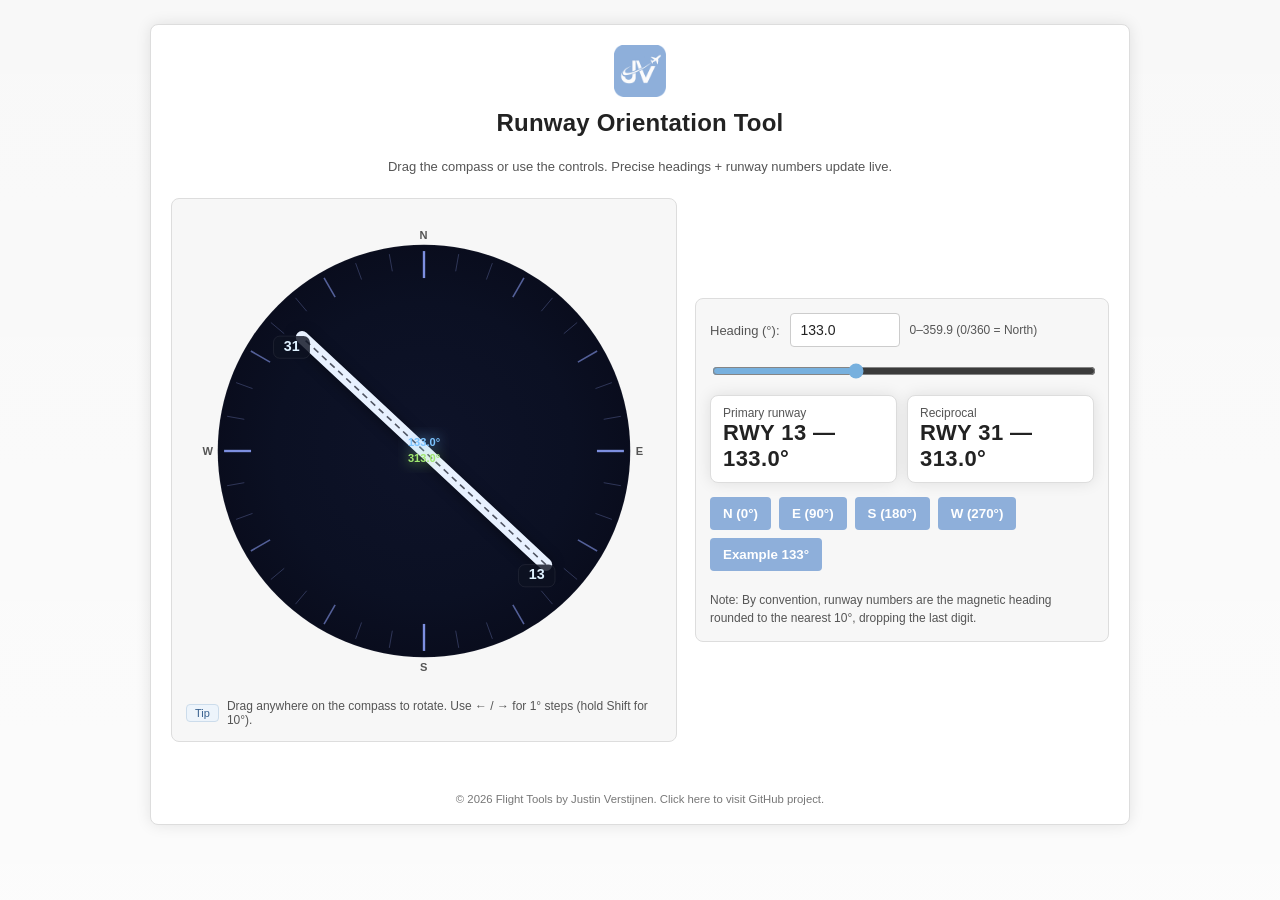
<file: runwayvisualizer/index.html>
<!DOCTYPE html>
<html lang="en">
<head>
  
  
  
  

  <script defer src="https://cloud.umami.is/script.js" data-website-id="39a40810-ae41-42a4-bf28-0cd73275c460"></script>
  <meta charset="utf-8" />
  <meta name="viewport" content="width=device-width, initial-scale=1" />
  <title>Runway Visualizer - justinverstijnen.nl</title>
  <style>
    :root{
      --bg: #0f1220;
      --panel: #14182b;
      --ink: #e9eef7;
      --muted: #9fb0c6;
      --accent: #7cc4ff;
      --accent-2: #9fe870;
    }
    * { box-sizing: border-box; }
    html, body { height: 100%; }
    body{
      margin:0; font-family: ui-sans-serif, system-ui, -apple-system, Segoe UI, Roboto, "Helvetica Neue", Arial, "Noto Sans", "Apple Color Emoji", "Segoe UI Emoji";
      background: radial-gradient(1200px 800px at 70% -20%, #1b2350 0%, var(--bg) 60%);
      color: var(--ink);
      display: grid; place-items: center;
      padding: 24px;
    }

    .app{
      width: min(980px, 100%);
      background: linear-gradient(180deg, rgba(255,255,255,0.02), rgba(255,255,255,0.01));
      backdrop-filter: blur(6px);
      border: 1px solid rgba(255,255,255,0.08);
      border-radius: 18px;
      box-shadow: 0 20px 60px rgba(0,0,0,0.4);
      padding: 20px 20px 16px;
    }

    header{ display:flex; align-items:center; justify-content: space-between; gap: 12px; margin-bottom: 12px; }
    h1{ font-size: clamp(18px, 3vw, 24px); margin:0; letter-spacing: 0.2px; }
    .sub{ color: var(--muted); font-size: 13px; }

    .grid{
      display: grid; grid-template-columns: 1.1fr 0.9fr; gap: 18px; align-items: center;
    }
    @media (max-width: 860px){ .grid{ grid-template-columns: 1fr; } }

    .panel{
      background: var(--panel);
      border-radius: 16px;
      border: 1px solid rgba(255,255,255,0.06);
      padding: 14px;
    }

    /* Controls */
    .controls { display: grid; gap: 14px; }
    .row { display:flex; gap:10px; align-items:center; flex-wrap: wrap; }
    label { font-size: 13px; color: var(--muted); }
    input[type="range"]{ width: 100%; }
    input[type="number"]{
      width: 110px; padding: 8px 10px; border-radius: 10px; border: 1px solid rgba(255,255,255,0.1);
      background: #0e1222; color: var(--ink); font-size: 14px;
    }
    .kpi{
      display:grid; grid-template-columns: repeat(2, 1fr); gap:10px;
    }
    .kpi .card{
      background:#0e1222; border:1px solid rgba(255,255,255,0.06); border-radius:14px; padding:10px 12px;
    }
    .kpi .label{ font-size:12px; color: var(--muted); }
    .kpi .value{ font-variant-numeric: tabular-nums; font-size: 22px; font-weight:700; letter-spacing:0.4px; }
    .small{ font-size: 12px; color: var(--muted); line-height: 1.5; }

    /* Compass */
    .viz{ display:grid; place-items:center; }
    svg{ width: 100%; height: auto; max-width: 560px; aspect-ratio: 1/1; display:block; }
    .tick{ stroke:#3a4167; }
    .tick.major{ stroke:#546099; }
    .tick.cardinal{ stroke:#7d8fe0; }
    .compass-ring{ fill:url(#ringGrad); stroke: rgba(255,255,255,0.06); }
    .runway{ stroke: #e8f1ff; stroke-width: 16; stroke-linecap: round; filter: drop-shadow(0 3px 8px rgba(0,0,0,0.4)); }
    .runway-centerline{ stroke: #0f1220; stroke-width: 2; stroke-dasharray: 8 6; opacity: 0.7; }
    .cardinal-text{ fill: #9fb0c6; font-size: 14px; font-weight: 600; letter-spacing: 1px; }
    .heading-text{ fill: var(--accent); font-size: 14px; font-weight: 600; }
    .label-bg{ fill: rgba(14,18,34,0.9); stroke: rgba(255,255,255,0.1); }
    .runway-label{ fill: #dff1ff; font-size: 18px; font-weight: 800; text-anchor: middle; dominant-baseline: middle; }

    .hint{ margin-top: 10px; display:flex; align-items:center; gap:8px; color: var(--muted); font-size: 12px; }
    .pill{ border:1px solid rgba(255,255,255,0.14); padding:2px 8px; border-radius: 999px; font-size:11px; color:#cfe7ff; }
    .btns{ display:flex; gap:8px; flex-wrap:wrap; }
    button{
      background: #182048; color:#d9e7ff; border:1px solid rgba(255,255,255,0.14);
      padding:8px 12px; border-radius: 12px; cursor:pointer; font-weight:600;
    }
    button:hover{ filter: brightness(1.1); }
  </style>
  <link rel="stylesheet" href="../assets/dns-theme.css">
  <link rel="icon" type="image/png" href="../assets/flightblog-logo.png">
  <link rel="apple-touch-icon" href="../assets/flightblog-logo.png">
<link rel="stylesheet" href="../assets/branding.css">
<script defer src="../assets/branding.js"></script>
</head>
<body data-tool="runwayvisualizer">
  <div class="app" role="application" aria-label="Runway Orientation Tool">
    <header class="tool-heading "><a class="tool-brand" href="https://flightblog.justinverstijnen.nl/" target="_blank" rel="noopener noreferrer" aria-label="Visit JV Flight Blog"><img src="../assets/flightblog-logo.png" alt="JV Flight Blog" width="52" height="52"></a>
      <h1>Runway Orientation Tool</h1>
      <div class="sub">Drag the compass or use the controls. Precise headings + runway numbers update live.</div>
    </header>

    <div class="grid">
      <section class="viz panel">
        <svg id="compass" viewBox="0 0 600 600" aria-label="Compass visualization" tabindex="0">
          <defs>
            <radialGradient id="ringGrad" cx="50%" cy="50%" r="60%">
              <stop offset="0%" stop-color="#0e1329"/>
              <stop offset="60%" stop-color="#0b1023"/>
              <stop offset="100%" stop-color="#080a19"/>
            </radialGradient>
            <filter id="softGlow" x="-30%" y="-30%" width="160%" height="160%">
              <feGaussianBlur stdDeviation="8" result="blur"/>
              <feMerge>
                <feMergeNode in="blur"/>
                <feMergeNode in="SourceGraphic"/>
              </feMerge>
            </filter>
          </defs>
          
          <!-- Ring -->
          <circle cx="300" cy="300" r="260" class="compass-ring"/>

          <!-- Ticks will be injected here -->
          <g id="ticks"></g>

          <!-- Runway line + centerline overlay -->
          <line id="runway" class="runway" x1="300" y1="60" x2="300" y2="540" />
          <line id="centerline" class="runway-centerline" x1="300" y1="60" x2="300" y2="540" />

          <!-- Runway number labels (positions set via JS) -->
          <g id="labels">
            <rect id="labelA_bg" class="label-bg" rx="8" ry="8" width="46" height="28" x="0" y="0" opacity="0.9"></rect>
            <text id="labelA" class="runway-label">13</text>
            <rect id="labelB_bg" class="label-bg" rx="8" ry="8" width="46" height="28" x="0" y="0" opacity="0.9"></rect>
            <text id="labelB" class="runway-label">31</text>
          </g>

          <!-- Cardinal letters -->
          <g id="cardinals"></g>

          <!-- Center heading readout -->
          <g id="readout" transform="translate(300,300)" filter="url(#softGlow)">
            <text id="headingPrimary" class="heading-text" text-anchor="middle" dy="-6">133.0°</text>
            <text id="headingRecip" class="heading-text" text-anchor="middle" dy="14" fill="#9fe870">313.0°</text>
          </g>
        </svg>
        <div class="hint">
          <span class="pill">Tip</span>
          Drag anywhere on the compass to rotate. Use ← / → for 1° steps (hold Shift for 10°).
        </div>
      </section>

      <section class="panel controls" aria-label="Controls">
        <div class="row" aria-live="polite">
          <label for="degInput">Heading (°):</label>
          <input id="degInput" type="number" min="0" max="359.9" step="0.1" value="133" aria-describedby="degHelp" />
          <span id="degHelp" class="small">0–359.9 (0/360 = North)</span>
        </div>
        <input id="degSlider" type="range" min="0" max="359.9" step="0.1" value="133" aria-label="Heading slider"/>

        <div class="kpi">
          <div class="card">
            <div class="label">Primary runway</div>
            <div id="kpiPrimary" class="value">RWY 13 — 133.0°</div>
          </div>
          <div class="card">
            <div class="label">Reciprocal</div>
            <div id="kpiRecip" class="value">RWY 31 — 313.0°</div>
          </div>
        </div>

        <div class="btns">
          <button type="button" data-set="0">N (0°)</button>
          <button type="button" data-set="90">E (90°)</button>
          <button type="button" data-set="180">S (180°)</button>
          <button type="button" data-set="270">W (270°)</button>
          <button type="button" data-set="133">Example 133°</button>
        </div>

        <p class="small" style="margin:6px 0 0;">
          Note: By convention, runway numbers are the magnetic heading rounded to the nearest 10°, dropping the last digit.
        </p>
      </section>
    </div>
  <footer class="tool-footer"><a href="https://github.com/JustinVerstijnen/JVWebFlightTools" target="_blank" rel="noopener noreferrer">&copy; <span data-copyright-year>2026</span> Flight Tools by Justin Verstijnen. Click here to visit GitHub project.</a></footer>
</div>

  <script>
    const svg = document.getElementById('compass');
    const ticksG = document.getElementById('ticks');
    const cardinalsG = document.getElementById('cardinals');
    const runway = document.getElementById('runway');
    const centerline = document.getElementById('centerline');
    const labelA = document.getElementById('labelA');
    const labelB = document.getElementById('labelB');
    const labelA_bg = document.getElementById('labelA_bg');
    const labelB_bg = document.getElementById('labelB_bg');

    const degInput = document.getElementById('degInput');
    const degSlider = document.getElementById('degSlider');
    const kpiPrimary = document.getElementById('kpiPrimary');
    const kpiRecip = document.getElementById('kpiRecip');

    const headingPrimaryText = document.getElementById('headingPrimary');
    const headingRecipText = document.getElementById('headingRecip');

    const cx = 300, cy = 300, R = 240; // visual radius for ticks

    // Build ticks (every 10°, majors each 30°)
    for(let deg=0; deg<360; deg+=10){
      const rad = (deg-90) * Math.PI/180;
      const isMajor = deg % 30 === 0;
      const isCardinal = deg % 90 === 0;
      const outer = R + 12;
      const inner = isCardinal ? R - 22 : (isMajor ? R - 16 : R - 10);
      const x1 = cx + Math.cos(rad) * inner;
      const y1 = cy + Math.sin(rad) * inner;
      const x2 = cx + Math.cos(rad) * outer;
      const y2 = cy + Math.sin(rad) * outer;
      const l = document.createElementNS('http://www.w3.org/2000/svg','line');
      l.setAttribute('x1', x1); l.setAttribute('y1', y1);
      l.setAttribute('x2', x2); l.setAttribute('y2', y2);
      l.setAttribute('class', 'tick' + (isCardinal? ' cardinal' : isMajor? ' major' : ''));
      l.setAttribute('stroke-width', isCardinal? 3 : (isMajor? 2 : 1));
      ticksG.appendChild(l);
    }

    // Cardinal letters
    const cardinals = [ ['N',0], ['E',90], ['S',180], ['W',270] ];
    for(const [txt,deg] of cardinals){
      const rad = (deg-90) * Math.PI/180;
      const rText = R + 32;
      const x = cx + Math.cos(rad) * rText;
      const y = cy + Math.sin(rad) * rText + 5; // slight vertical tweak
      const t = document.createElementNS('http://www.w3.org/2000/svg','text');
      t.setAttribute('x', x); t.setAttribute('y', y);
      t.setAttribute('class', 'cardinal-text');
      t.setAttribute('text-anchor','middle');
      t.textContent = txt;
      cardinalsG.appendChild(t);
    }

    function norm(deg){
      deg = Number(deg) || 0;
      deg = ((deg % 360) + 360) % 360;
      return deg;
    }

    function reciprocal(deg){ return norm(deg + 180); }

    function headingToRunwayNum(deg){
      const rounded = Math.round(norm(deg)/10);
      let n = rounded % 36; // 0..35 => 0 maps to 36
      if(n === 0) n = 36;
      return String(n); // no leading zero by default
    }

    function formatDeg(d){ return `${d.toFixed(1)}°`; }

    function updateLabelsPositions(heading){
      const theta = (heading - 90) * Math.PI/180;
      const thetaR = theta + Math.PI; // opposite end
      const L = R * 0.88; // label distance from center along runway
      const off = 18;     // small perpendicular offset for legibility

      // Primary end (heading)
      const xA = cx + Math.cos(theta) * L;
      const yA = cy + Math.sin(theta) * L;
      const nx = -Math.sin(theta), ny = Math.cos(theta); // unit normal
      const ax = xA + nx * off, ay = yA + ny * off;

      // Reciprocal end
      const xB = cx + Math.cos(thetaR) * L;
      const yB = cy + Math.sin(thetaR) * L;
      const bx = xB + nx * off, by = yB + ny * off; // same normal

      labelA.setAttribute('x', ax); labelA.setAttribute('y', ay);
      labelB.setAttribute('x', bx); labelB.setAttribute('y', by);

      // Background rounded rects centered on text
      const w = 46, h = 28;
      labelA_bg.setAttribute('x', ax - w/2);
      labelA_bg.setAttribute('y', ay - h/2);
      labelB_bg.setAttribute('x', bx - w/2);
      labelB_bg.setAttribute('y', by - h/2);
    }

    function updateVisualization(deg){
      const h = norm(deg);
      const hr = reciprocal(h);

      // Compute endpoints for the runway line
      const theta = (h - 90) * Math.PI/180;
      const x1 = cx + Math.cos(theta) * (R - 30);
      const y1 = cy + Math.sin(theta) * (R - 30);
      const x2 = cx - Math.cos(theta) * (R - 30);
      const y2 = cy - Math.sin(theta) * (R - 30);

      runway.setAttribute('x1', x1);
      runway.setAttribute('y1', y1);
      runway.setAttribute('x2', x2);
      runway.setAttribute('y2', y2);
      centerline.setAttribute('x1', x1);
      centerline.setAttribute('y1', y1);
      centerline.setAttribute('x2', x2);
      centerline.setAttribute('y2', y2);

      // Labels
      labelA.textContent = headingToRunwayNum(h);
      labelB.textContent = headingToRunwayNum(hr);
      updateLabelsPositions(h);

      // Readouts
      headingPrimaryText.textContent = formatDeg(h);
      headingRecipText.textContent = formatDeg(hr);
      kpiPrimary.textContent = `RWY ${headingToRunwayNum(h)} — ${formatDeg(h)}`;
      kpiRecip.textContent = `RWY ${headingToRunwayNum(hr)} — ${formatDeg(hr)}`;

      // Sync controls if needed
      if(document.activeElement !== degInput){ degInput.value = h.toFixed(1); }
      if(document.activeElement !== degSlider){ degSlider.value = h.toFixed(1); }
    }

    // Interactivity: drag to rotate
    let dragging = false;
    function pointToHeading(evt){
      const pt = svg.createSVGPoint();
      pt.x = evt.clientX; pt.y = evt.clientY;
      const ctm = svg.getScreenCTM().inverse();
      const svgP = pt.matrixTransform(ctm);
      const dx = svgP.x - cx;
      const dy = svgP.y - cy;
      // Convert to heading: 0 at North, clockwise positive
      let ang = Math.atan2(dy, dx) * 180/Math.PI; // -180..180, 0=East
      ang = (ang + 90 + 360) % 360; // now 0=North, CW
      return ang;
    }

    svg.addEventListener('pointerdown', (e)=>{
      dragging = true; svg.setPointerCapture(e.pointerId);
      updateVisualization(pointToHeading(e));
    });
    svg.addEventListener('pointermove', (e)=>{
      if(!dragging) return;
      updateVisualization(pointToHeading(e));
    });
    svg.addEventListener('pointerup', (e)=>{ dragging = false; svg.releasePointerCapture(e.pointerId); });
    svg.addEventListener('pointerleave', ()=> dragging=false);

    // Keyboard nudge
    svg.addEventListener('keydown', (e)=>{
      const cur = parseFloat(degInput.value) || 0;
      if(e.key === 'ArrowLeft'){ e.preventDefault(); updateVisualization(cur - (e.shiftKey?10:1)); }
      if(e.key === 'ArrowRight'){ e.preventDefault(); updateVisualization(cur + (e.shiftKey?10:1)); }
    });

    // Controls
    degInput.addEventListener('input', ()=> updateVisualization(parseFloat(degInput.value)));
    degSlider.addEventListener('input', ()=> updateVisualization(parseFloat(degSlider.value)));

    document.querySelectorAll('button[data-set]').forEach(btn=>{
      btn.addEventListener('click', ()=> updateVisualization(parseFloat(btn.dataset.set)));
    });

    // Initialize
    updateVisualization(parseFloat(degInput.value) || 133);
  </script>
</body>
</html>
</file>
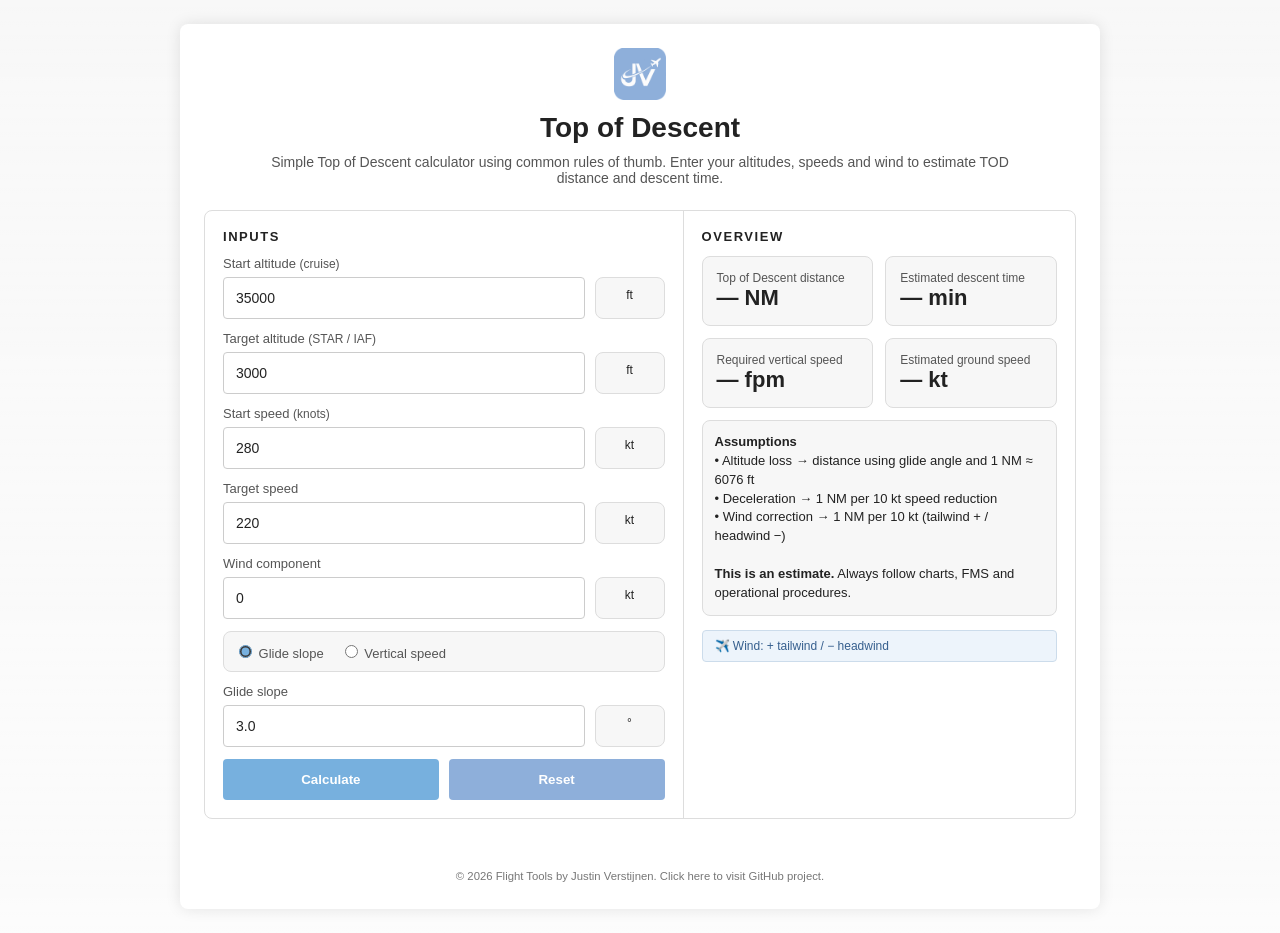
<file: topofdescentcalculator/index.html>
<!doctype html>
<html lang="en">
<head>
  
  
  
  

  <meta charset="utf-8" />
  <meta name="viewport" content="width=device-width,initial-scale=1" />
  <title>Top of Descent Calculator</title>
  <script defer src="https://cloud.umami.is/script.js" data-website-id="39a40810-ae41-42a4-bf28-0cd73275c460"></script>
  <style>
    :root{
      --bg1:#0b1020;
      --bg2:#070a14;
      --card:#0f1733cc;
      --text:#eaf0ff;
      --muted:#aeb9da;
      --line:#26325f;
      --accent:#79a7ff;
      --accent2:#8bffcf;
      --danger:#ff6b8a;
      --shadow: 0 18px 60px rgba(0,0,0,.45);
      --radius: 18px;
    }

    *{ box-sizing:border-box; }
    html,body{ height:100%; }

    body{
      margin:0;
      font-family: system-ui, -apple-system, Segoe UI, Roboto, Helvetica, Arial;
      color:var(--text);
      background:
        radial-gradient(900px 500px at 20% 15%, rgba(121,167,255,.25), transparent 60%),
        radial-gradient(900px 500px at 80% 25%, rgba(139,255,207,.14), transparent 60%),
        linear-gradient(180deg, var(--bg1), var(--bg2));
      display:flex;
      justify-content:center;
      align-items:center;
      padding:24px;
    }

    .wrap{ width:min(920px,100%); }

    header{
      display:flex;
      justify-content:space-between;
      gap:16px;
      margin-bottom:16px;
    }

    h1{ margin:0; font-size:28px; }

    .subtitle{
      margin:6px 0 0 0;
      font-size:14px;
      color:var(--muted);
      max-width:60ch;
    }

    .pill{
      padding:8px 12px;
      border-radius:999px;
      border:1px solid rgba(38,50,95,.6);
      background:rgba(6,9,22,.4);
      font-size:12px;
    }

    .card{
      border-radius:var(--radius);
      border:1px solid rgba(38,50,95,.7);
      background:rgba(15,23,51,.85);
      box-shadow:var(--shadow);
      display:grid;
      grid-template-columns:1.1fr .9fr;
    }

    @media(max-width:850px){
      .card{ grid-template-columns:1fr; }
    }

    .pane, .results{
      padding:18px;
    }

    .pane{
      border-right:1px solid rgba(38,50,95,.6);
    }

    @media(max-width:850px){
      .pane{ border-right:none; border-bottom:1px solid rgba(38,50,95,.6); }
    }

    h2{
      margin:0 0 12px 0;
      font-size:13px;
      text-transform:uppercase;
      letter-spacing:.12em;
      color:var(--muted);
    }

    form{
      display:flex;
      flex-direction:column;
      align-items:center;
      gap:12px;
    }

    .field{
      width:min(520px,100%);
      display:flex;
      flex-direction:column;
      gap:6px;
    }

    label{ font-size:13px; color:var(--muted); }

    .hint{ font-size:12px; color:rgba(174,185,218,.8); }

    .control{
      display:grid;
      grid-template-columns:1fr auto;
      gap:10px;
    }

    input[type=number]{
      padding:12px;
      border-radius:14px;
      border:1px solid rgba(38,50,95,.8);
      background:rgba(6,9,22,.6);
      color:var(--text);
      font-size:14px;
    }

    .unit{
      padding:10px;
      border-radius:14px;
      border:1px solid rgba(38,50,95,.6);
      background:rgba(6,9,22,.35);
      font-size:12px;
      min-width:70px;
      text-align:center;
    }

    .mode{
      width:min(520px,100%);
      display:flex;
      gap:16px;
      padding:10px;
      border-radius:16px;
      border:1px solid rgba(38,50,95,.6);
      background:rgba(6,9,22,.35);
      font-size:13px;
    }

    .actions{
      width:min(520px,100%);
      display:flex;
      gap:10px;
    }

    button{
      flex:1;
      padding:12px;
      border-radius:16px;
      border:1px solid rgba(38,50,95,.8);
      background:rgba(6,9,22,.6);
      color:var(--text);
      font-weight:600;
      cursor:pointer;
    }

    .primary{
      border-color:rgba(121,167,255,.9);
      background:linear-gradient(180deg, rgba(121,167,255,.25), rgba(121,167,255,.1));
    }

    .summary{
      display:grid;
      grid-template-columns:1fr 1fr;
      gap:12px;
    }

    @media(max-width:420px){
      .summary{ grid-template-columns:1fr; }
    }

    .tile{
      padding:14px;
      border-radius:18px;
      border:1px solid rgba(38,50,95,.6);
      background:rgba(6,9,22,.35);
    }

    .k{
      font-size:12px;
      color:rgba(174,185,218,.9);
    }

    .v{
      font-size:22px;
      font-weight:700;
    }

    .warn{
      margin-top:12px;
      padding:10px;
      border-radius:14px;
      border:1px solid rgba(255,107,138,.5);
      background:rgba(255,107,138,.12);
      display:none;
      font-size:13px;
    }

    .warn.show{ display:block; }

    .details{
      margin-top:12px;
      padding:12px;
      border-radius:16px;
      border:1px solid rgba(38,50,95,.6);
      background:rgba(6,9,22,.3);
      font-size:13px;
      line-height:1.45;
    }
  </style>
  <link rel="stylesheet" href="../assets/dns-theme.css">
  <link rel="icon" type="image/png" href="../assets/flightblog-logo.png">
  <link rel="apple-touch-icon" href="../assets/flightblog-logo.png">
<link rel="stylesheet" href="../assets/branding.css">
<script defer src="../assets/branding.js"></script>
</head>

<body data-tool="topofdescentcalculator">
<div class="wrap">
<header class="tool-heading "><a class="tool-brand" href="https://flightblog.justinverstijnen.nl/" target="_blank" rel="noopener noreferrer" aria-label="Visit JV Flight Blog"><img src="../assets/flightblog-logo.png" alt="JV Flight Blog" width="52" height="52"></a>
  <div>
    <h1>Top of Descent</h1>
    <p class="subtitle">
      Simple Top of Descent calculator using common rules of thumb.
      Enter your altitudes, speeds and wind to estimate TOD distance and descent time.
    </p>
  </div>
  
</header>

<div class="card">
<section class="pane">
<h2>Inputs</h2>

<form id="todForm">
  <div class="field">
    <label>Start altitude <span class="hint">(cruise)</span></label>
    <div class="control">
      <input id="startAlt" type="number" value="35000">
      <div class="unit">ft</div>
    </div>
  </div>

  <div class="field">
    <label>Target altitude <span class="hint">(STAR / IAF)</span></label>
    <div class="control">
      <input id="endAlt" type="number" value="3000">
      <div class="unit">ft</div>
    </div>
  </div>

  <div class="field">
    <label>Start speed <span class="hint">(knots)</span></label>
    <div class="control">
      <input id="startSpd" type="number" value="280">
      <div class="unit">kt</div>
    </div>
  </div>

  <div class="field">
    <label>Target speed</label>
    <div class="control">
      <input id="endSpd" type="number" value="220">
      <div class="unit">kt</div>
    </div>
  </div>

  <div class="field">
    <label>Wind component</label>
    <div class="control">
      <input id="wind" type="number" value="0">
      <div class="unit">kt</div>
    </div>
  </div>

  <div class="mode">
    <label><input type="radio" name="mode" value="glide" checked> Glide slope</label>
    <label><input type="radio" name="mode" value="vs"> Vertical speed</label>
  </div>

  <div class="field" id="glideField">
    <label>Glide slope</label>
    <div class="control">
      <input id="glide" type="number" value="3.0" step="0.1">
      <div class="unit">°</div>
    </div>
  </div>

  <div class="field" id="vsField" style="display:none">
    <label>Vertical speed</label>
    <div class="control">
      <input id="vs" type="number" value="2000">
      <div class="unit">fpm</div>
    </div>
  </div>

  <div class="actions">
    <button class="primary">Calculate</button>
    <button type="button" id="resetBtn">Reset</button>
  </div>
</form>
</section>

<section class="results">
<h2>Overview</h2>
<div class="pill wind-note">✈️ Wind: + tailwind / − headwind</div>

<div class="summary">
  <div class="tile">
    <div class="k">Top of Descent distance</div>
    <div class="v" id="outTod">— NM</div>
  </div>
  <div class="tile">
    <div class="k">Estimated descent time</div>
    <div class="v" id="outTime">— min</div>
  </div>
  <div class="tile">
    <div class="k">Required vertical speed</div>
    <div class="v" id="outVs">— fpm</div>
  </div>
  <div class="tile">
    <div class="k">Estimated ground speed</div>
    <div class="v" id="outGs">— kt</div>
  </div>
</div>

<div class="warn" id="warnBox"></div>

<div class="details">
<b>Assumptions</b><br>
• Altitude loss → distance using glide angle and 1 NM ≈ 6076 ft<br>
• Deceleration → 1 NM per 10 kt speed reduction<br>
• Wind correction → 1 NM per 10 kt (tailwind + / headwind −)<br><br>
<b>This is an estimate.</b> Always follow charts, FMS and operational procedures.
</div>

</section>
</div>
<footer class="tool-footer"><a href="https://github.com/JustinVerstijnen/JVWebFlightTools" target="_blank" rel="noopener noreferrer">&copy; <span data-copyright-year>2026</span> Flight Tools by Justin Verstijnen. Click here to visit GitHub project.</a></footer>
</div>

<script>
const ftPerNm = 6076.12;

function get(id){ return parseFloat(document.getElementById(id).value); }

function calc(){
  const startAlt=get("startAlt"), endAlt=get("endAlt");
  const startSpd=get("startSpd"), endSpd=get("endSpd");
  const wind=get("wind");
  if(endAlt>=startAlt) return warn("Target altitude must be lower than start altitude");

  const altDiff=startAlt-endAlt;
  const avgSpd=(startSpd+endSpd)/2;
  const gs=Math.max(60, avgSpd+wind);

  const decelNm=(startSpd-endSpd)/10;
  const windNm=wind/10;

  let todNm, timeMin, vs;
  const mode=document.querySelector("input[name=mode]:checked").value;

  if(mode==="glide"){
    const glide=get("glide")*Math.PI/180;
    todNm=altDiff/(Math.tan(glide)*ftPerNm)+decelNm+windNm;
    timeMin=(todNm/gs)*60;
    vs=altDiff/timeMin;
  }else{
    vs=get("vs");
    timeMin=altDiff/vs;
    todNm=gs*(timeMin/60)+decelNm+windNm;
  }

  out("outTod",todNm.toFixed(1)+" NM");
  out("outTime",timeMin.toFixed(1)+" min");
  out("outVs",Math.round(vs)+" fpm");
  out("outGs",Math.round(gs)+" kt");
  warn("");
}

function out(id,val){ document.getElementById(id).textContent=val; }
function warn(msg){
  const w=document.getElementById("warnBox");
  w.textContent=msg;
  w.classList.toggle("show",!!msg);
}

document.getElementById("todForm").onsubmit=e=>{e.preventDefault();calc();};
document.getElementById("resetBtn").onclick=()=>location.reload();
document.querySelectorAll("input[name=mode]").forEach(r=>r.onchange=()=>{
  glideField.style.display=r.value==="glide"?"":"none";
  vsField.style.display=r.value==="vs"?"":"none";
});
</script>
</body>
</html>
</file>
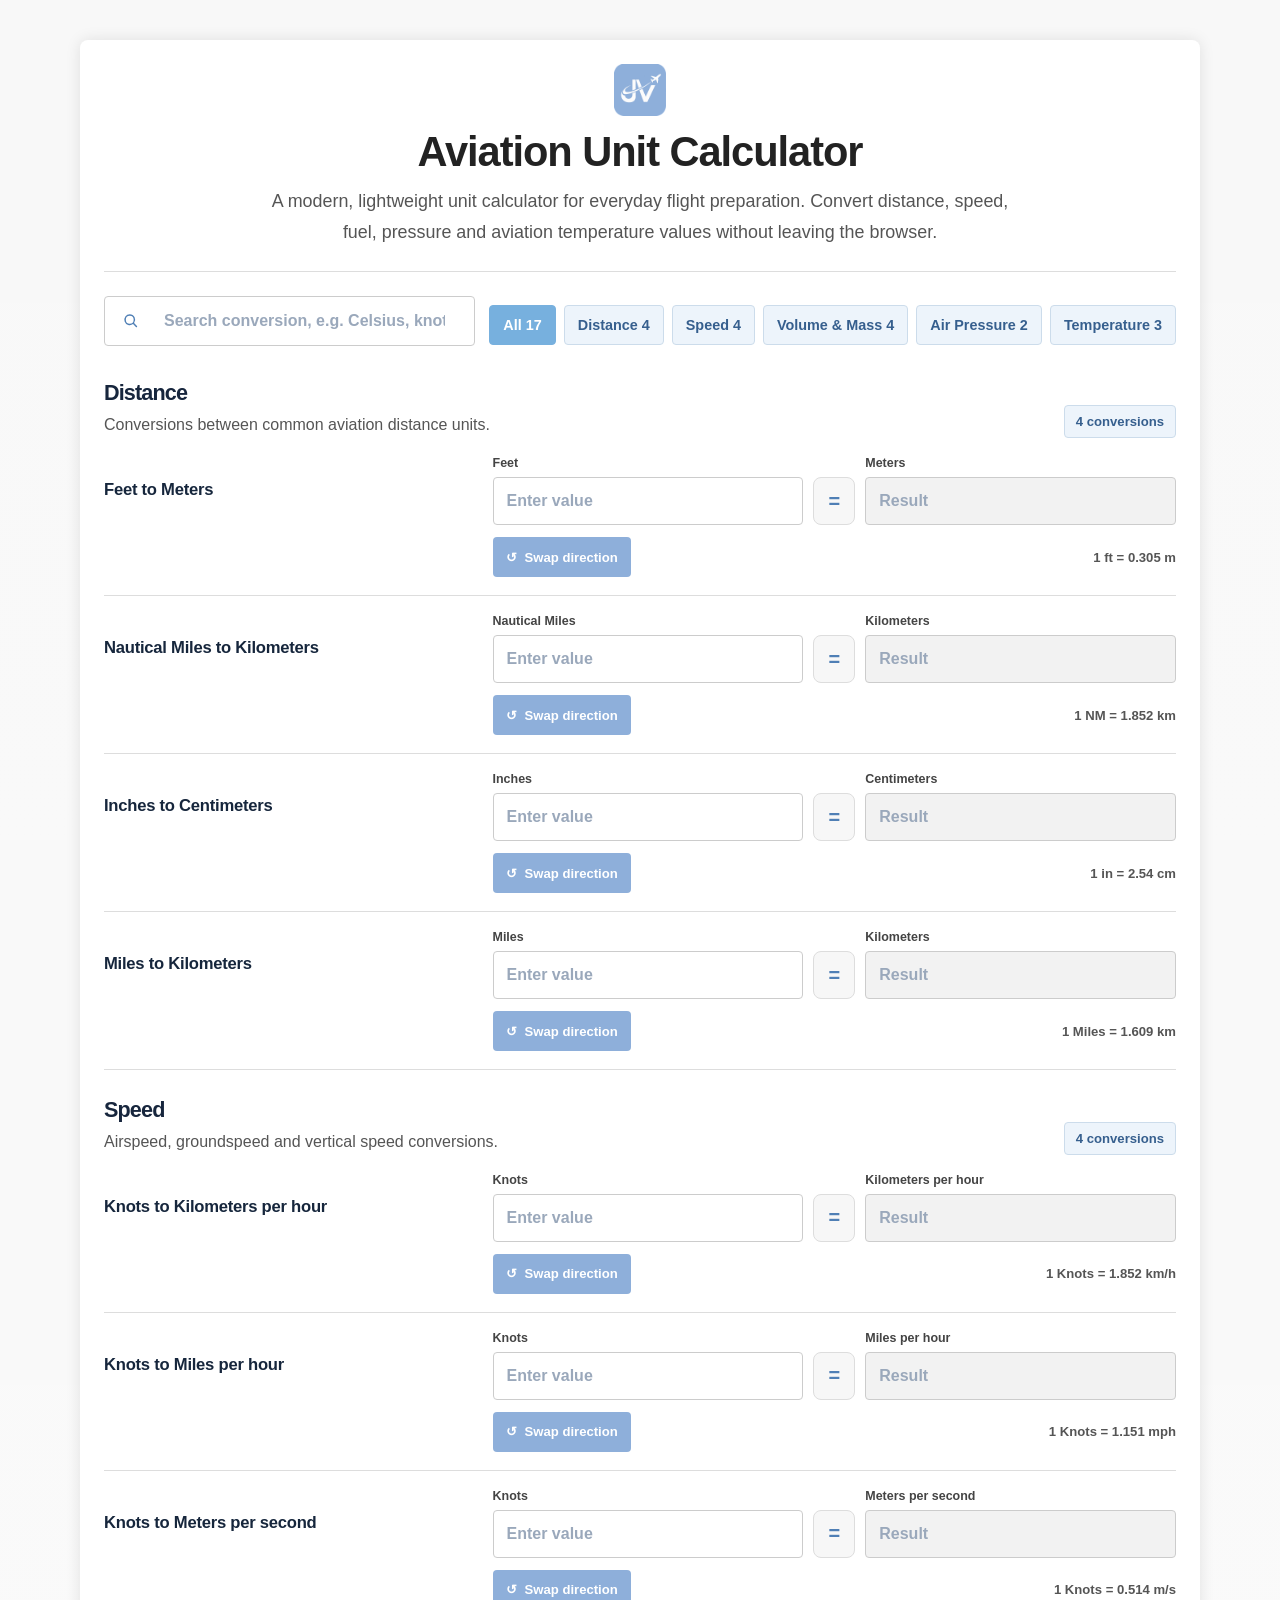
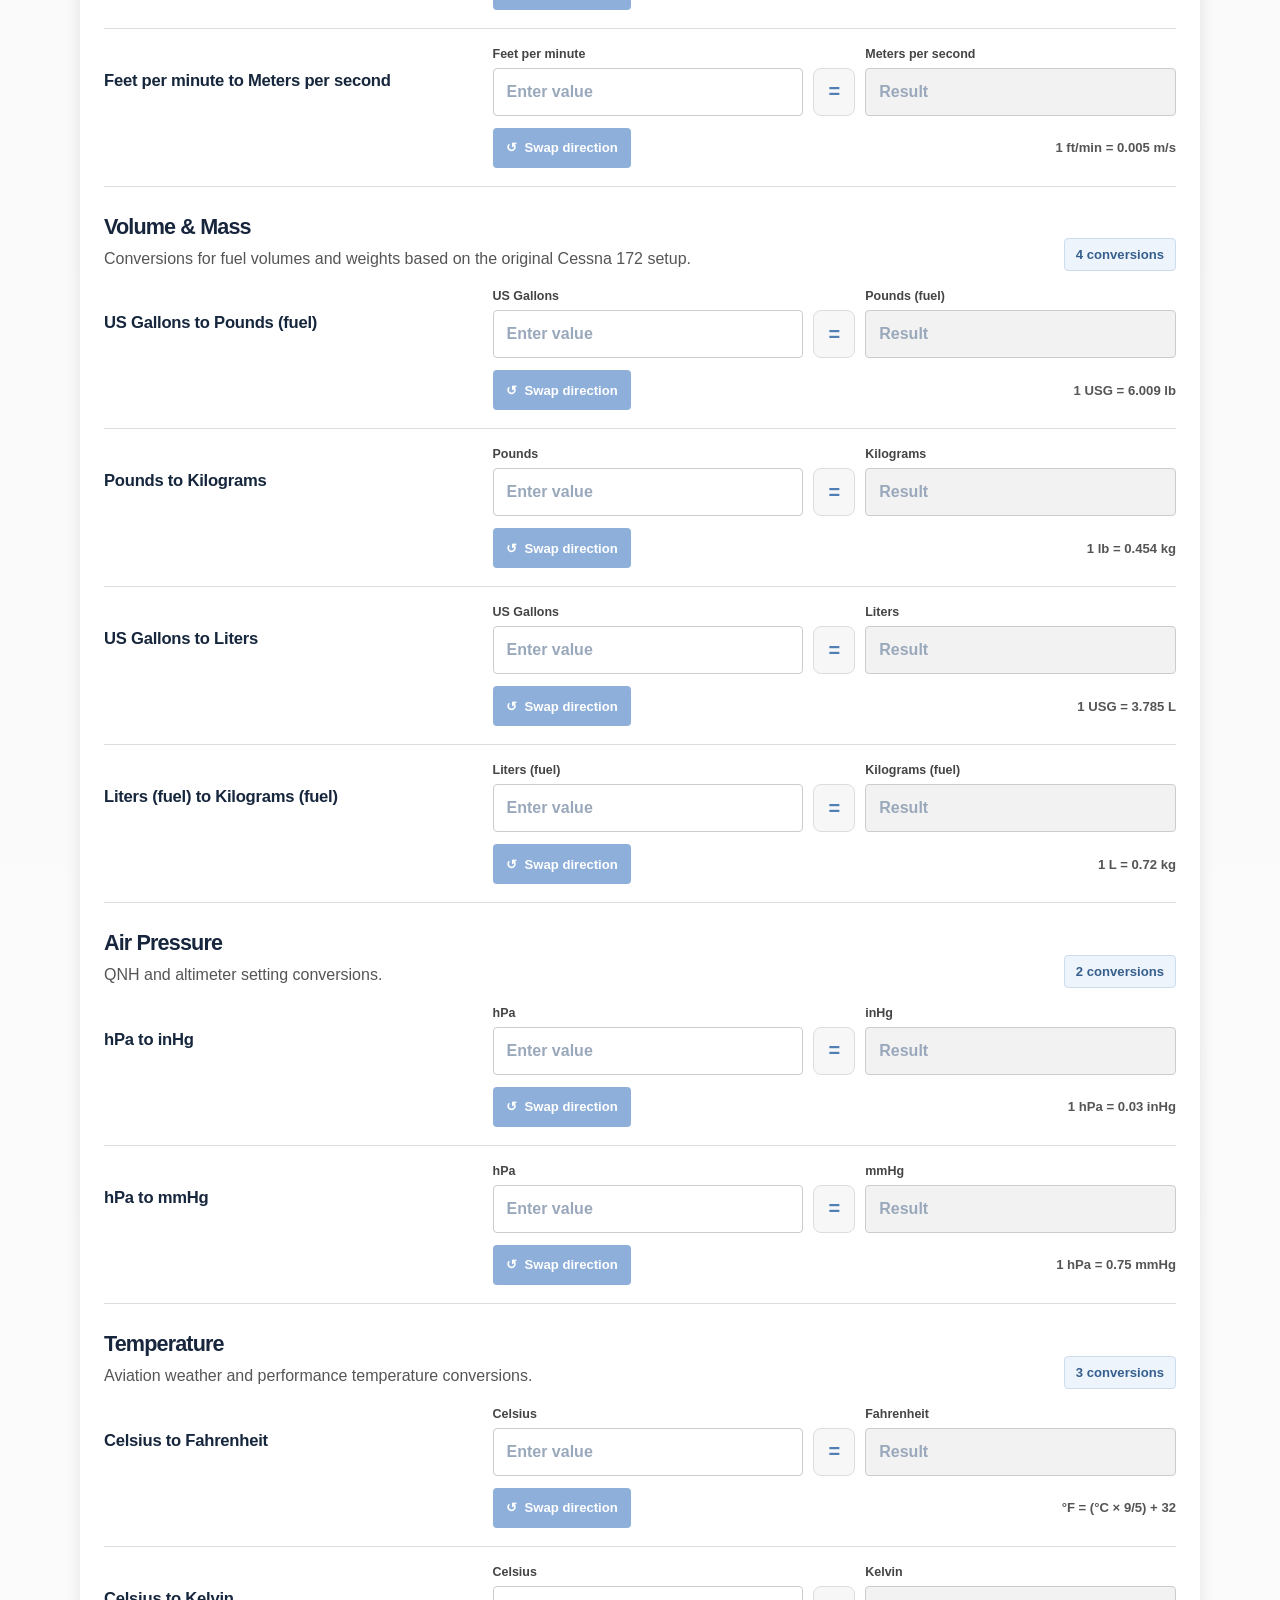
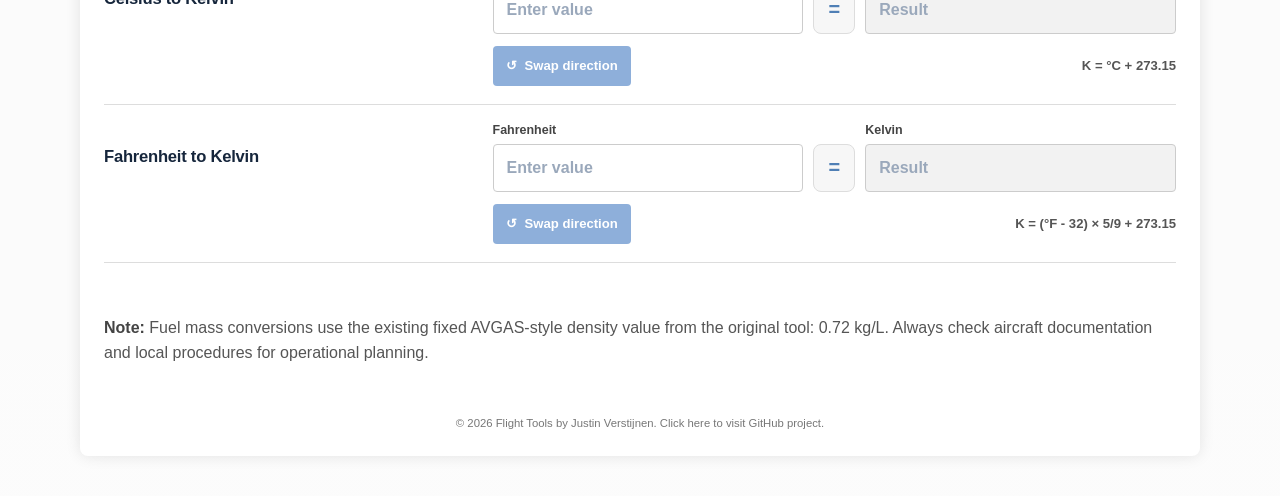
<file: unitcalculator/index.html>
<!DOCTYPE html>
<html lang="en">
<head>
  
  
  
  

  <meta charset="utf-8" />
  <meta name="viewport" content="width=device-width, initial-scale=1" />
  <script defer src="https://cloud.umami.is/script.js" data-website-id="39a40810-ae41-42a4-bf28-0cd73275c460"></script>
  <title>Unit Calculator - justinverstijnen.nl</title>
  <style>
    :root {
      --bg: #f4f7fb;
      --bg-soft: #eef5ff;
      --card: #ffffff;
      --card-muted: #f8fbff;
      --text: #102033;
      --muted: #617089;
      --muted-strong: #42526b;
      --line: #dbe6f5;
      --line-strong: #c5d5ea;
      --blue: #477fbe;
      --blue-dark: #2f5f95;
      --blue-soft: #e9f3ff;
      --cyan: #dff8ff;
      --green: #dff8ed;
      --shadow: 0 22px 70px rgba(51, 84, 122, .14);
      --card-shadow: 0 14px 34px rgba(51, 84, 122, .10);
      --radius-xl: 30px;
      --radius-lg: 22px;
      --radius-md: 16px;
      --max: 1120px;
    }

    *, *::before, *::after { box-sizing: border-box; }

    html { min-height: 100%; }

    body {
      min-height: 100%;
      margin: 0;
      color: var(--text);
      font-family: ui-sans-serif, system-ui, -apple-system, BlinkMacSystemFont, "Segoe UI", Roboto, Helvetica, Arial, "Apple Color Emoji", "Segoe UI Emoji";
      background:
        radial-gradient(circle at top left, rgba(157, 210, 255, .58), transparent 34rem),
        radial-gradient(circle at 90% 0%, rgba(194, 245, 255, .58), transparent 28rem),
        linear-gradient(180deg, #fbfdff 0%, var(--bg) 64%, #edf4fd 100%);
    }

    a {
      color: var(--blue-dark);
      text-decoration: none;
    }

    a:hover { text-decoration: underline; }

    .wrap {
      width: min(var(--max), calc(100% - 32px));
      margin: 0 auto;
      padding: 34px 0 72px;
    }

    .hero {
      position: relative;
      overflow: hidden;
      display: grid;
      grid-template-columns: minmax(0, 1fr) auto;
      gap: 22px;
      align-items: center;
      border: 1px solid rgba(255, 255, 255, .82);
      border-radius: var(--radius-xl);
      background: rgba(255, 255, 255, .72);
      box-shadow: var(--shadow);
      backdrop-filter: blur(20px);
      padding: clamp(22px, 4vw, 42px);
    }

    .hero::after {
      content: "";
      position: absolute;
      right: -90px;
      top: -130px;
      width: 330px;
      height: 330px;
      border-radius: 999px;
      background: linear-gradient(135deg, rgba(71, 127, 190, .16), rgba(73, 211, 232, .18));
      pointer-events: none;
    }

    .eyebrow {
      display: inline-flex;
      align-items: center;
      gap: 8px;
      width: fit-content;
      margin-bottom: 13px;
      border: 1px solid var(--line);
      border-radius: 999px;
      background: rgba(255, 255, 255, .82);
      color: var(--blue-dark);
      font-size: .82rem;
      font-weight: 800;
      letter-spacing: .02em;
      padding: 7px 12px;
      text-transform: uppercase;
    }

    .eyebrow::before {
      content: "✈";
      font-size: .95rem;
    }

    h1 {
      margin: 0;
      font-size: clamp(2rem, 5vw, 4.2rem);
      line-height: .96;
      letter-spacing: -.06em;
      color: #132238;
    }

    .subtitle {
      max-width: 760px;
      margin: 18px 0 0;
      color: var(--muted);
      font-size: clamp(1rem, 1.7vw, 1.12rem);
      line-height: 1.72;
    }

    .hero-actions {
      display: flex;
      flex-wrap: wrap;
      gap: 12px;
      margin-top: 24px;
    }

    .back-link,
    .jump-link {
      display: inline-flex;
      align-items: center;
      justify-content: center;
      min-height: 44px;
      border-radius: 999px;
      font-weight: 800;
      transition: transform .2s ease, box-shadow .2s ease, background .2s ease;
    }

    .back-link {
      gap: 8px;
      background: var(--blue);
      color: #fff;
      box-shadow: 0 12px 24px rgba(71, 127, 190, .28);
      padding: 11px 17px;
    }

    .back-link:hover {
      background: var(--blue-dark);
      text-decoration: none;
      transform: translateY(-2px);
    }

    .jump-link {
      border: 1px solid var(--line);
      background: rgba(255, 255, 255, .76);
      color: var(--blue-dark);
      padding: 10px 15px;
    }

    .jump-link:hover {
      background: #fff;
      text-decoration: none;
      transform: translateY(-2px);
      box-shadow: 0 12px 24px rgba(51, 84, 122, .10);
    }

    .hero-stat {
      position: relative;
      z-index: 1;
      width: min(260px, 100%);
      border: 1px solid var(--line);
      border-radius: 24px;
      background: linear-gradient(180deg, rgba(255, 255, 255, .92), rgba(241, 247, 255, .92));
      box-shadow: var(--card-shadow);
      padding: 20px;
    }

    .hero-stat strong {
      display: block;
      color: var(--blue-dark);
      font-size: 2.6rem;
      line-height: 1;
      letter-spacing: -.05em;
    }

    .hero-stat span {
      display: block;
      margin-top: 8px;
      color: var(--muted);
      font-size: .95rem;
      line-height: 1.45;
    }

    .toolbar {
      position: sticky;
      top: 0;
      z-index: 5;
      display: grid;
      grid-template-columns: minmax(0, 1fr) auto;
      gap: 14px;
      align-items: center;
      margin: 22px 0 18px;
      border: 1px solid rgba(255, 255, 255, .78);
      border-radius: 24px;
      background: rgba(255, 255, 255, .82);
      box-shadow: 0 14px 34px rgba(51, 84, 122, .10);
      backdrop-filter: blur(16px);
      padding: 13px;
    }

    .search-box {
      display: flex;
      align-items: center;
      gap: 10px;
      min-height: 48px;
      border: 1px solid var(--line);
      border-radius: 999px;
      background: #fff;
      padding: 0 16px;
    }

    .search-box svg {
      width: 20px;
      height: 20px;
      flex: 0 0 auto;
      color: var(--blue-dark);
    }

    .search-box input {
      width: 100%;
      border: 0;
      outline: 0;
      background: transparent;
      color: var(--text);
      font: inherit;
    }

    .category-pills {
      display: flex;
      flex-wrap: wrap;
      gap: 8px;
      justify-content: flex-end;
    }

    .pill {
      border: 1px solid var(--line);
      border-radius: 999px;
      background: #fff;
      color: var(--muted-strong);
      cursor: pointer;
      font: inherit;
      font-size: .9rem;
      font-weight: 750;
      padding: 11px 13px;
      transition: transform .18s ease, background .18s ease, color .18s ease, border-color .18s ease;
    }

    .pill:hover {
      transform: translateY(-1px);
      border-color: var(--line-strong);
    }

    .pill.active {
      border-color: rgba(71, 127, 190, .38);
      background: var(--blue);
      color: #fff;
    }

    .section {
      scroll-margin-top: 110px;
      margin: 28px 0 0;
    }

    .section-head {
      display: flex;
      align-items: end;
      justify-content: space-between;
      gap: 18px;
      margin: 0 0 14px;
    }

    .section-title {
      margin: 0;
      color: #17263d;
      font-size: clamp(1.35rem, 2.5vw, 2rem);
      line-height: 1.15;
      letter-spacing: -.04em;
    }

    .section-sub {
      max-width: 680px;
      margin: 7px 0 0;
      color: var(--muted);
      line-height: 1.55;
    }

    .section-count {
      flex: 0 0 auto;
      border: 1px solid var(--line);
      border-radius: 999px;
      background: rgba(255, 255, 255, .76);
      color: var(--muted-strong);
      font-size: .82rem;
      font-weight: 800;
      padding: 8px 11px;
    }

    .grid {
      display: grid;
      grid-template-columns: repeat(2, minmax(0, 1fr));
      gap: 16px;
    }

    .card {
      position: relative;
      overflow: hidden;
      min-height: 100%;
      border: 1px solid var(--line);
      border-radius: var(--radius-lg);
      background: linear-gradient(180deg, var(--card) 0%, var(--card-muted) 100%);
      box-shadow: var(--card-shadow);
      padding: 18px;
      transition: transform .2s ease, box-shadow .2s ease, border-color .2s ease;
    }

    .card:hover {
      transform: translateY(-3px);
      border-color: var(--line-strong);
      box-shadow: 0 22px 46px rgba(51, 84, 122, .15);
    }

    .card::before {
      content: "";
      position: absolute;
      inset: 0 0 auto;
      height: 4px;
      background: linear-gradient(90deg, var(--blue), #61c7dd, #7dd9a7);
      opacity: .78;
    }

    .card-top {
      display: flex;
      align-items: flex-start;
      justify-content: space-between;
      gap: 12px;
      margin-bottom: 16px;
    }

    .card h3 {
      margin: 0;
      color: #16263c;
      font-size: 1.04rem;
      line-height: 1.25;
      letter-spacing: -.015em;
    }

    .badge {
      flex: 0 0 auto;
      border-radius: 999px;
      background: var(--blue-soft);
      color: var(--blue-dark);
      font-size: .72rem;
      font-weight: 850;
      padding: 6px 9px;
      text-transform: uppercase;
      letter-spacing: .03em;
    }

    .row {
      display: grid;
      grid-template-columns: minmax(0, 1fr) 42px minmax(0, 1fr);
      align-items: end;
      gap: 10px;
      width: 100%;
    }

    label {
      display: block;
      margin: 0 0 7px;
      color: var(--muted-strong);
      font-size: .78rem;
      font-weight: 800;
    }

    .field { min-width: 0; }

    input[type="text"] {
      width: 100%;
      min-height: 48px;
      appearance: none;
      border: 1px solid var(--line);
      border-radius: var(--radius-md);
      background: #fff;
      color: var(--text);
      font: inherit;
      font-size: 1rem;
      font-weight: 700;
      outline: none;
      padding: 12px 13px;
      transition: border .16s ease, box-shadow .16s ease, background .16s ease;
    }

    input[type="text"]::placeholder {
      color: #9aa8bb;
      font-weight: 600;
    }

    input[type="text"]:focus {
      border-color: rgba(71, 127, 190, .76);
      box-shadow: 0 0 0 4px rgba(71, 127, 190, .13);
    }

    input[readonly] {
      background: linear-gradient(180deg, #f9fcff, #f1f7ff);
      color: var(--blue-dark);
      cursor: default;
    }

    .equals {
      display: grid;
      place-items: center;
      min-height: 48px;
      margin-bottom: 0;
      border: 1px solid var(--line);
      border-radius: 16px;
      background: #fff;
      color: var(--blue-dark);
      font-size: 1.25rem;
      font-weight: 900;
      user-select: none;
    }

    .under {
      display: flex;
      justify-content: space-between;
      align-items: center;
      gap: 12px;
      margin-top: 14px;
    }

    .swap {
      display: inline-flex;
      align-items: center;
      gap: 8px;
      min-height: 40px;
      border: 0;
      border-radius: 999px;
      background: #132238;
      color: #fff;
      cursor: pointer;
      font: inherit;
      font-size: .82rem;
      font-weight: 850;
      padding: 9px 13px;
      transition: transform .18s ease, background .18s ease, box-shadow .18s ease;
    }

    .swap::before {
      content: "↺";
      font-weight: 900;
    }

    .swap:hover {
      background: var(--blue-dark);
      box-shadow: 0 12px 22px rgba(47, 95, 149, .22);
      transform: translateY(-1px);
    }

    .help {
      color: var(--muted);
      font-size: .82rem;
      font-weight: 750;
      text-align: right;
    }

    .empty-state {
      display: none;
      margin-top: 24px;
      border: 1px solid var(--line);
      border-radius: var(--radius-lg);
      background: rgba(255, 255, 255, .82);
      color: var(--muted);
      padding: 24px;
      text-align: center;
    }

    .footer-note {
      margin-top: 34px;
      border: 1px solid var(--line);
      border-radius: 22px;
      background: rgba(255, 255, 255, .68);
      color: var(--muted);
      line-height: 1.6;
      padding: 18px;
    }

    .footer-note strong { color: var(--muted-strong); }

    @media (max-width: 920px) {
      .hero,
      .toolbar {
        grid-template-columns: 1fr;
      }

      .hero-stat { width: 100%; }
      .category-pills { justify-content: flex-start; }
    }

    @media (max-width: 760px) {
      .wrap {
        width: min(100% - 20px, var(--max));
        padding-top: 18px;
      }

      .hero,
      .toolbar {
        border-radius: 22px;
      }

      .toolbar {
        position: static;
      }

      .grid {
        grid-template-columns: 1fr;
      }

      .section-head {
        align-items: flex-start;
        flex-direction: column;
      }
    }

    @media (max-width: 560px) {
      .row {
        grid-template-columns: 1fr;
        gap: 8px;
      }

      .equals {
        min-height: 34px;
      }

      .under {
        align-items: flex-start;
        flex-direction: column;
      }

      .help {
        text-align: left;
      }
    }
  </style>
  <link rel="stylesheet" href="../assets/dns-theme.css">
  <link rel="icon" type="image/png" href="../assets/flightblog-logo.png">
  <link rel="apple-touch-icon" href="../assets/flightblog-logo.png">
  <link rel="stylesheet" href="../assets/refinements.css">
<link rel="stylesheet" href="../assets/branding.css">
<script defer src="../assets/branding.js"></script>
</head>
<body data-tool="unitcalculator">
  <main class="wrap">
    <header class="tool-heading hero"><a class="tool-brand" href="https://flightblog.justinverstijnen.nl/" target="_blank" rel="noopener noreferrer" aria-label="Visit JV Flight Blog"><img src="../assets/flightblog-logo.png" alt="JV Flight Blog" width="52" height="52"></a>
      <div>
        <h1>Aviation Unit Calculator</h1>
        <p class="subtitle">
          A modern, lightweight unit calculator for everyday flight preparation. Convert distance, speed, fuel, pressure and aviation temperature values without leaving the browser.
        </p>
      </div>
    </header>

    <section class="toolbar" aria-label="Calculator controls">
      <label class="search-box" for="searchInput">
        <svg viewBox="0 0 24 24" aria-hidden="true"><path fill="currentColor" d="M10.5 4a6.5 6.5 0 0 1 5.18 10.43l3.45 3.44a.9.9 0 1 1-1.27 1.27l-3.45-3.44A6.5 6.5 0 1 1 10.5 4Zm0 1.8a4.7 4.7 0 1 0 0 9.4 4.7 4.7 0 0 0 0-9.4Z"/></svg>
        <input id="searchInput" type="text" placeholder="Search conversion, e.g. Celsius, knots, hPa..." autocomplete="off" />
      </label>
      <div class="category-pills" id="categoryPills" aria-label="Conversion categories"></div>
    </section>

    <div id="sections"></div>

    <p class="empty-state" id="emptyState">No conversions found. Try another search term or select all categories.</p>

    <p class="footer-note">
      <strong>Note:</strong> Fuel mass conversions use the existing fixed AVGAS-style density value from the original tool: 0.72 kg/L. Always check aircraft documentation and local procedures for operational planning.
    </p>
  <footer class="tool-footer"><a href="https://github.com/JustinVerstijnen/JVWebFlightTools" target="_blank" rel="noopener noreferrer">&copy; <span data-copyright-year>2026</span> Flight Tools by Justin Verstijnen. Click here to visit GitHub project.</a></footer>
</main>

  <script>
    // ---- Constants from the original tool ----
    const DENS_KG_PER_L = 0.72;
    const LB_PER_KG = 2.2046226218;
    const L_PER_USG = 3.785411784;
    const LB_PER_USG = DENS_KG_PER_L * LB_PER_KG * L_PER_USG; // ≈ 6.01

    const sections = [
      {
        id: "distance",
        title: "Distance",
        subtitle: "Conversions between common aviation distance units.",
        conversions: [
          { a: "Feet", b: "Meters", kind: "simple", factor: 0.3048 },
          { a: "Nautical Miles", b: "Kilometers", kind: "simple", factor: 1.852 },
          { a: "Inches", b: "Centimeters", kind: "simple", factor: 2.54 },
          { a: "Miles", b: "Kilometers", kind: "simple", factor: 1.609344 }
        ]
      },
      {
        id: "speed",
        title: "Speed",
        subtitle: "Airspeed, groundspeed and vertical speed conversions.",
        conversions: [
          { a: "Knots", b: "Kilometers per hour", kind: "simple", factor: 1.852 },
          { a: "Knots", b: "Miles per hour", kind: "simple", factor: 1.150779448 },
          { a: "Knots", b: "Meters per second", kind: "simple", factor: 0.514444444 },
          { a: "Feet per minute", b: "Meters per second", kind: "simple", factor: 0.00508 }
        ]
      },
      {
        id: "fuel",
        title: "Volume & Mass",
        subtitle: "Conversions for fuel volumes and weights based on the original Cessna 172 setup.",
        conversions: [
          { a: "US Gallons", b: "Pounds (fuel)", kind: "fuelMass" },
          { a: "Pounds", b: "Kilograms", kind: "simple", factor: 0.45359237 },
          { a: "US Gallons", b: "Liters", kind: "simple", factor: L_PER_USG },
          { a: "Liters (fuel)", b: "Kilograms (fuel)", kind: "fuelKg" }
        ]
      },
      {
        id: "pressure",
        title: "Air Pressure",
        subtitle: "QNH and altimeter setting conversions.",
        conversions: [
          { a: "hPa", b: "inHg", kind: "simple", factor: 0.0295299830714 },
          { a: "hPa", b: "mmHg", kind: "simple", factor: 0.750061683 }
        ]
      },
      {
        id: "temperature",
        title: "Temperature",
        subtitle: "Aviation weather and performance temperature conversions.",
        conversions: [
          {
            a: "Celsius", b: "Fahrenheit", kind: "formula",
            toB: (v) => (v * 9 / 5) + 32,
            toA: (v) => (v - 32) * 5 / 9,
            formulaAtoB: "°F = (°C × 9/5) + 32",
            formulaBtoA: "°C = (°F - 32) × 5/9"
          },
          {
            a: "Celsius", b: "Kelvin", kind: "formula",
            toB: (v) => v + 273.15,
            toA: (v) => v - 273.15,
            formulaAtoB: "K = °C + 273.15",
            formulaBtoA: "°C = K - 273.15"
          },
          {
            a: "Fahrenheit", b: "Kelvin", kind: "formula",
            toB: (v) => ((v - 32) * 5 / 9) + 273.15,
            toA: (v) => ((v - 273.15) * 9 / 5) + 32,
            formulaAtoB: "K = (°F - 32) × 5/9 + 273.15",
            formulaBtoA: "°F = (K - 273.15) × 9/5 + 32"
          }
        ]
      }
    ];

    const sectionsEl = document.getElementById("sections");
    const searchInput = document.getElementById("searchInput");
    const categoryPills = document.getElementById("categoryPills");
    const emptyState = document.getElementById("emptyState");


    let activeCategory = "all";

    const abbrMap = [
      [/Kilometers per hour/i, "km/h"],
      [/Meters per second/i, "m/s"],
      [/Feet per minute/i, "ft/min"],
      [/Miles per hour/i, "mph"],
      [/Kilometers/i, "km"],
      [/Centimeters/i, "cm"],
      [/Nautical Miles/i, "NM"],
      [/Meters/i, "m"],
      [/Feet/i, "ft"],
      [/Inches/i, "in"],
      [/US Gallons/i, "USG"],
      [/Pounds/i, "lb"],
      [/Kilograms/i, "kg"],
      [/Liters/i, "L"],
      [/Celsius/i, "°C"],
      [/Fahrenheit/i, "°F"],
      [/Kelvin/i, "K"]
    ];

    function escapeHtml(value) {
      return String(value)
        .replace(/&/g, "&amp;")
        .replace(/</g, "&lt;")
        .replace(/>/g, "&gt;")
        .replace(/"/g, "&quot;")
        .replace(/'/g, "&#039;");
    }

    function toNumber(input) {
      const normalized = String(input.value).trim().replace(",", ".");
      return Number.parseFloat(normalized);
    }

    function formatNumber(value) {
      if (!Number.isFinite(value)) return "";
      const rounded = Math.abs(value) >= 1000 ? 2 : 3;
      return Number(value).toLocaleString("en-US", {
        minimumFractionDigits: 0,
        maximumFractionDigits: rounded
      });
    }

    function abbr(name) {
      let result = String(name);
      abbrMap.forEach(([pattern, replacement]) => {
        result = result.replace(pattern, replacement);
      });
      return result;
    }

    function getFactorText(conversion, aToB) {
      if (conversion.kind === "simple") {
        return aToB
          ? `1 ${abbr(conversion.a)} = ${formatNumber(conversion.factor)} ${abbr(conversion.b)}`
          : `1 ${abbr(conversion.b)} = ${formatNumber(1 / conversion.factor)} ${abbr(conversion.a)}`;
      }

      if (conversion.kind === "fuelMass") {
        return aToB
          ? `1 USG = ${formatNumber(LB_PER_USG)} lb`
          : `1 lb = ${formatNumber(1 / LB_PER_USG)} USG`;
      }

      if (conversion.kind === "fuelKg") {
        return aToB
          ? `1 L = ${formatNumber(DENS_KG_PER_L)} kg`
          : `1 kg = ${formatNumber(1 / DENS_KG_PER_L)} L`;
      }

      if (conversion.kind === "formula") {
        return aToB ? conversion.formulaAtoB : conversion.formulaBtoA;
      }

      return "";
    }

    function calculate(conversion, value, aToB) {
      if (conversion.kind === "simple") {
        return aToB ? value * conversion.factor : value / conversion.factor;
      }

      if (conversion.kind === "fuelMass") {
        return aToB ? value * LB_PER_USG : value / LB_PER_USG;
      }

      if (conversion.kind === "fuelKg") {
        return aToB ? value * DENS_KG_PER_L : value / DENS_KG_PER_L;
      }

      if (conversion.kind === "formula") {
        return aToB ? conversion.toB(value) : conversion.toA(value);
      }

      return NaN;
    }

    function cardSearchText(section, conversion) {
      return [
        section.title,
        section.subtitle,
        conversion.a,
        conversion.b,
        abbr(conversion.a),
        abbr(conversion.b),
        conversion.formulaAtoB,
        conversion.formulaBtoA
      ].join(" ").toLowerCase();
    }

    function createCard(section, conversion, index) {
      const card = document.createElement("article");
      card.className = "card";
      card.dataset.category = section.id;
      card.dataset.search = cardSearchText(section, conversion);
      card.innerHTML = `
        <div class="card-top">
          <h3 data-title></h3>
          <span class="badge">${escapeHtml(section.title)}</span>
        </div>
        <div class="row">
          <div class="field">
            <label><span data-label-a></span></label>
            <input type="text" inputmode="decimal" pattern="[0-9,.-]*" data-input-a placeholder="Enter value" aria-label="Input value ${index + 1}" />
          </div>
          <div class="equals" aria-hidden="true">=</div>
          <div class="field">
            <label><span data-label-b></span></label>
            <input type="text" data-input-b placeholder="Result" readonly aria-label="Conversion result ${index + 1}" />
          </div>
        </div>
        <div class="under">
          <button class="swap" type="button">Swap direction</button>
          <span class="help" data-factor></span>
        </div>
      `;

      const title = card.querySelector("[data-title]");
      const labelA = card.querySelector("[data-label-a]");
      const labelB = card.querySelector("[data-label-b]");
      const inputA = card.querySelector("[data-input-a]");
      const inputB = card.querySelector("[data-input-b]");
      const factor = card.querySelector("[data-factor]");
      const swap = card.querySelector(".swap");
      let aToB = true;

      function updateStaticText() {
        const left = aToB ? conversion.a : conversion.b;
        const right = aToB ? conversion.b : conversion.a;
        title.textContent = `${left} to ${right}`;
        labelA.textContent = left;
        labelB.textContent = right;
        factor.textContent = getFactorText(conversion, aToB);
      }

      function recalc() {
        const value = toNumber(inputA);
        if (Number.isNaN(value)) {
          inputB.value = "";
          return;
        }
        inputB.value = formatNumber(calculate(conversion, value, aToB));
      }

      inputA.addEventListener("input", recalc);
      swap.addEventListener("click", () => {
        aToB = !aToB;
        const previousResult = inputB.value;
        updateStaticText();
        if (previousResult) {
          inputA.value = previousResult.replace(/,/g, "");
        }
        recalc();
        inputA.focus();
      });

      updateStaticText();
      return card;
    }

    function renderCategoryPills() {
      const total = sections.reduce((sum, section) => sum + section.conversions.length, 0);


      const pills = [
        { id: "all", title: "All", count: total },
        ...sections.map((section) => ({
          id: section.id,
          title: section.title,
          count: section.conversions.length
        }))
      ];

      categoryPills.innerHTML = pills.map((pill) => `
        <button class="pill${pill.id === activeCategory ? " active" : ""}" type="button" data-category="${escapeHtml(pill.id)}">
          ${escapeHtml(pill.title)} <span aria-hidden="true">${pill.count}</span>
        </button>
      `).join("");
    }

    function renderSections() {
      sectionsEl.innerHTML = "";
      let cardIndex = 0;

      sections.forEach((section) => {
        const sectionEl = document.createElement("section");
        sectionEl.className = "section";
        sectionEl.id = section.id;
        sectionEl.dataset.categorySection = section.id;
        sectionEl.innerHTML = `
          <div class="section-head">
            <div>
              <h2 class="section-title">${escapeHtml(section.title)}</h2>
              <p class="section-sub">${escapeHtml(section.subtitle)}</p>
            </div>
            <span class="section-count">${section.conversions.length} conversions</span>
          </div>
          <div class="grid"></div>
        `;

        const grid = sectionEl.querySelector(".grid");
        section.conversions.forEach((conversion) => {
          grid.appendChild(createCard(section, conversion, cardIndex));
          cardIndex += 1;
        });
        sectionsEl.appendChild(sectionEl);
      });
    }

    function filterCards() {
      const query = searchInput.value.trim().toLowerCase();
      let visibleCount = 0;

      document.querySelectorAll(".card").forEach((card) => {
        const matchesCategory = activeCategory === "all" || card.dataset.category === activeCategory;
        const matchesQuery = !query || card.dataset.search.includes(query);
        const visible = matchesCategory && matchesQuery;
        card.hidden = !visible;
        if (visible) visibleCount += 1;
      });

      document.querySelectorAll("[data-category-section]").forEach((section) => {
        const hasVisibleCards = Array.from(section.querySelectorAll(".card")).some((card) => !card.hidden);
        section.hidden = !hasVisibleCards;
      });

      emptyState.style.display = visibleCount ? "none" : "block";
    }

    categoryPills.addEventListener("click", (event) => {
      const button = event.target.closest("[data-category]");
      if (!button) return;
      activeCategory = button.dataset.category;
      renderCategoryPills();
      filterCards();
    });

    searchInput.addEventListener("input", filterCards);

    renderCategoryPills();
    renderSections();
    filterCards();
  </script>
</body>
</html>
</file>
<file: assets/dns-theme.css>
/* DNS Megatool visual theme. Loaded after each tool's existing stylesheet.
   Layout, dimensions, responsive rules and application scripts stay in place.
   Deliberately not loaded by flightlessontracker. */
:root {
  --background-image: url("https://sajvwebsiteblobstorage.blob.core.windows.net/flightblog/tools/featured-background_blur.jpg");
  --bg: #f2f2f2;
  --bg1: #f2f2f2;
  --bg2: #f2f2f2;
  --panel: #fff;
  --card: #fff;
  --card-strong: #fff;
  --card-muted: #f7f7f7;
  --text: #222;
  --ink: #222;
  --muted: #555;
  --muted-strong: #444;
  --line: #ddd;
  --line-strong: #ccc;
  --blue: #8eafda;
  --blue-dark: #4f7fb5;
  --blue-soft: #edf4fb;
  --accent: #4f7fb5;
  --accent2: #277b43;
  --danger: #b4233d;
  --radius: 8px;
  --radius-xl: 8px;
  --radius-lg: 8px;
  --radius-md: 4px;
  --shadow: 0 0 15px rgba(0,0,0,.1);
  --card-shadow: 0 0 15px rgba(0,0,0,.1);
  font-family: 'Segoe UI', sans-serif;
  background: #f2f2f2;
  color-scheme: light;
}
body {
  font-family: 'Segoe UI', sans-serif;
  color: var(--text);
  background: linear-gradient(180deg, rgba(255,255,255,.48), rgba(255,255,255,.74)),
    var(--background-image) center / cover fixed no-repeat;
}
body :is(.app, .tools-container, .tool-card, .hero, .toolbar, .card, .weather-card) {
  background: #fff;
  border-color: #ddd;
  border-radius: 8px;
  box-shadow: var(--shadow);
  backdrop-filter: none;
}
body :is(.panel, .hero-stat, .result, .tile, .details, .mode, .unit, .footer-note, .empty-state, .equals, .metar-item) {
  background: #f7f7f7;
  border-color: #ddd;
  border-radius: 8px;
  box-shadow: none;
}
body :is(h1, h2, h3) { color: #222; }
body :is(.subtitle, .intro, .hint, .k, .group-title, .row small) { color: #555; }
body :is(input[type=number], input[type=text], input[type=search], select) {
  font-family: inherit;
  color: #222;
  background-color: #fff;
  border-color: #ccc;
  border-radius: 4px;
  box-shadow: none;
}
body input[readonly] { background: #f2f2f2; color: #4f7fb5; }
body input[type=range], body input[type=radio] { accent-color: #77b0de; }
body :is(button, .tool-primary, .back-link, .jump-link) {
  font-family: inherit;
  background: #8eafda;
  color: #fff;
  border-color: transparent;
  border-radius: 4px;
  box-shadow: none;
}
body :is(button, .tool-primary, .back-link, .jump-link):hover {
  background: #669fce;
  box-shadow: none;
  filter: none;
}
body button.primary { background: #77b0de; }
body button.primary:hover { background: #669fce; }
body :is(.github-main, .tool-github) { background: #333; border-radius: 4px; box-shadow: none; }
body :is(.search-wrap, .search-box) { background: #fff; border-color: #ccc; border-radius: 4px; box-shadow: none; }
body :is(.pill, .badge, .section-count, .eyebrow) { background: #edf4fb; color: #365f8e; border-color: #ccdceb; border-radius: 4px; }
body .pill.active { background: #77b0de; color: #fff; border-color: #77b0de; }
body .hero::after, body .card::before { background: none; }
body .search-box input, body .search-wrap input { border: 0; background: transparent; }
body :is(.tool-card, .card, .weather-card):hover { box-shadow: var(--shadow); border-color: #8eafda; }
body :is(a, button, input, select):focus-visible { outline: 2px solid #4f7fb5; outline-offset: 3px; }
body .pane { border-color: #ddd; }
body .warn { color: #9c2036; background: #fff0f2; border-color: #e2a4af; border-radius: 4px; }
body .canvas-wrap, body canvas { border-radius: 8px; border-color: #ddd; }
/* Preserve the compass drawing and its semantic colours on its dark instrument face. */
body[data-tool=runwayvisualizer] .heading-text { fill: #7cc4ff; }
body[data-tool=runwayvisualizer] #headingRecip { fill: #9fe870; }
body[data-tool=runwayvisualizer] .kpi .card { background: #fff; border-color: #ddd; border-radius: 8px; }
body[data-tool=runwayvisualizer] .cardinal-text { fill: #555; }
body[data-tool=weatherpreparation] .sky-header { background: rgba(255,255,255,.9); color: #222; box-shadow: var(--shadow); }
body[data-tool=weatherpreparation] .cloud { opacity: .25; }
body[data-tool=weatherpreparation] .icon { background: #edf4fb; border-radius: 8px; box-shadow: none; }
body[data-tool=weatherpreparation] .details { background: transparent; }
/* Full-screen map geometry is intentionally retained. */
body[data-tool=crossing-usa] .leaflet-popup-content-wrapper { border-radius: 8px; box-shadow: var(--shadow); }
body[data-tool=crossing-usa] .leaflet-container { font-family: 'Segoe UI', sans-serif; }
</file>
<file: assets/branding.css>
/* Shared identity; deliberately not loaded by the homepage or lesson tracker. */
body .tool-heading {
  display: flex;
  flex-direction: column;
  align-items: center;
  justify-content: center;
  text-align: center;
  gap: 12px;
  margin: 0 0 24px;
}
body .tool-heading > div { width: 100%; }
body .tool-heading h1 { margin: 0 0 10px; }
body .tool-heading :is(p, .subtitle, .sub, .intro) { max-width: 760px; margin: 0 auto; color: #555; }
body .tool-brand { display: inline-flex; flex: 0 0 auto; border-radius: 8px; transition: transform .18s ease; }
body .tool-brand img { display: block; width: 52px; height: 52px; object-fit: contain; }
body .tool-brand:hover { transform: translateY(-2px); }
body .tool-brand:focus-visible, body .tool-footer a:focus-visible { outline: 2px solid #4f7fb5; outline-offset: 4px; }
body .tool-footer { margin-top: 32px; padding-top: 16px; text-align: center; font: 8.5pt/1.6 'Segoe UI', sans-serif; color: #777; }
body .tool-footer a { color: #777; text-decoration: none; transition: color .18s ease; }
body .tool-footer a:hover { color: #4f7fb5; text-decoration: none; }
body[data-tool=unitcalculator] .tool-heading { display: flex; }
body[data-tool=unitcalculator] .hero-actions { justify-content: center; }
body[data-tool=topofdescentcalculator] { height: auto; min-height: 100vh; align-items: flex-start; }
body[data-tool=runwayvisualizer] { height: auto; min-height: 100vh; align-items: start; }
body[data-tool=topofdescentcalculator] .wrap { padding: 24px; background: #fff; border-radius: 8px; box-shadow: 0 0 15px rgba(0,0,0,.1); }
body[data-tool=topofdescentcalculator] .card { box-shadow: none; }
body[data-tool=topofdescentcalculator] .results { display: flex; flex-direction: column; }
body[data-tool=topofdescentcalculator] .wind-note { order: 1; margin-top: 14px; }
body[data-tool=crossing-usa] { height: auto; min-height: 100vh; padding: 24px; }
body[data-tool=crossing-usa] .map-shell { max-width: 1200px; margin: auto; padding: 24px; background: #fff; border-radius: 8px; box-shadow: 0 0 15px rgba(0,0,0,.1); }
body[data-tool=crossing-usa] .folium-map { height: 65vh !important; min-height: 320px; }
@media(max-width: 600px) {
  body[data-tool=topofdescentcalculator] .wrap { padding: 18px; }
  body[data-tool=crossing-usa] { padding: 12px; }
  body[data-tool=crossing-usa] .map-shell { padding: 18px; }
}
</file>
<file: assets/refinements.css>
/* Focused layout changes requested for the unit and weather tools. */
body[data-tool=unitcalculator], body[data-tool=weatherpreparation] { min-height: 100vh; display: flow-root; }
body[data-tool=unitcalculator] .wrap {
  width: min(1120px, calc(100% - 32px));
  margin: 40px auto;
  padding: 24px;
  background: #fff;
  border-radius: 8px;
  box-shadow: 0 0 15px rgba(0,0,0,.1);
}
body[data-tool=unitcalculator] .hero {
  display: block;
  padding: 0 0 24px;
  border: 0;
  border-bottom: 1px solid #ddd;
  border-radius: 0;
  box-shadow: none;
}
body[data-tool=unitcalculator] h1 { font-size: clamp(1.8rem, 4vw, 2.6rem); line-height: 1.15; letter-spacing: -.025em; }
body[data-tool=unitcalculator] .toolbar { position: static; box-shadow: none; padding: 0; border: 0; }
body[data-tool=unitcalculator] .grid { display: block; }
body[data-tool=unitcalculator] .card {
  display: grid;
  grid-template-columns: minmax(150px, .8fr) minmax(0, 1.5fr);
  align-items: center;
  gap: 12px 24px;
  padding: 18px 0;
  border: 0;
  border-bottom: 1px solid #ddd;
  border-radius: 0;
  background: transparent;
  box-shadow: none;
  transform: none;
}
body[data-tool=unitcalculator] .card[hidden] { display: none; }
body[data-tool=unitcalculator] .card-top { margin: 0; }
body[data-tool=unitcalculator] .card-top .badge { display: none; }
body[data-tool=unitcalculator] .under { grid-column: 2; margin: 0; }
body[data-tool=unitcalculator] .section-title { font-size: 1.35rem; }
body[data-tool=unitcalculator] .section-head { margin-bottom: 0; }
body[data-tool=unitcalculator] .footer-note { border: 0; border-radius: 0; background: transparent; padding: 18px 0 0; }
body[data-tool=weatherpreparation] .weather-container {
  width: min(900px, calc(100% - 32px));
  max-width: 900px;
  margin: 40px auto;
  padding: 24px;
  border-radius: 8px;
  background: #fff;
  box-shadow: 0 0 15px rgba(0,0,0,.1);
}
.weather-header { text-align: center; margin-bottom: 24px; }
.weather-header img { object-fit: contain; }
.weather-header h1 { font-size: 1.8rem; margin: 12px 0; }
.weather-header p { color: #555; line-height: 1.5; margin: 0; }
body[data-tool=weatherpreparation] .weather-list { gap: 12px; }
body[data-tool=weatherpreparation] .weather-card { padding: 18px; box-shadow: none; background: #f8fafc; border-radius: 4px; }
body[data-tool=weatherpreparation] .weather-card:hover { background: #edf4fb; border-color: #8eafda; transform: none; }
body[data-tool=weatherpreparation] .details h3 { font-size: 1.05rem; }
body[data-tool=weatherpreparation] .icon { width: 42px; height: 42px; font-size: 24px; }
body[data-tool=weatherpreparation] .open-hint { display: none; }
body[data-tool=weatherpreparation] .card-main { grid-template-columns: auto minmax(0, 1fr); gap: 14px; }
@media(max-width: 680px) {
  body[data-tool=unitcalculator] .wrap, body[data-tool=weatherpreparation] .weather-container { margin: 16px auto; padding: 18px; }
  body[data-tool=unitcalculator] .card { grid-template-columns: 1fr; }
  body[data-tool=unitcalculator] .under { grid-column: 1; }
}
</file>
